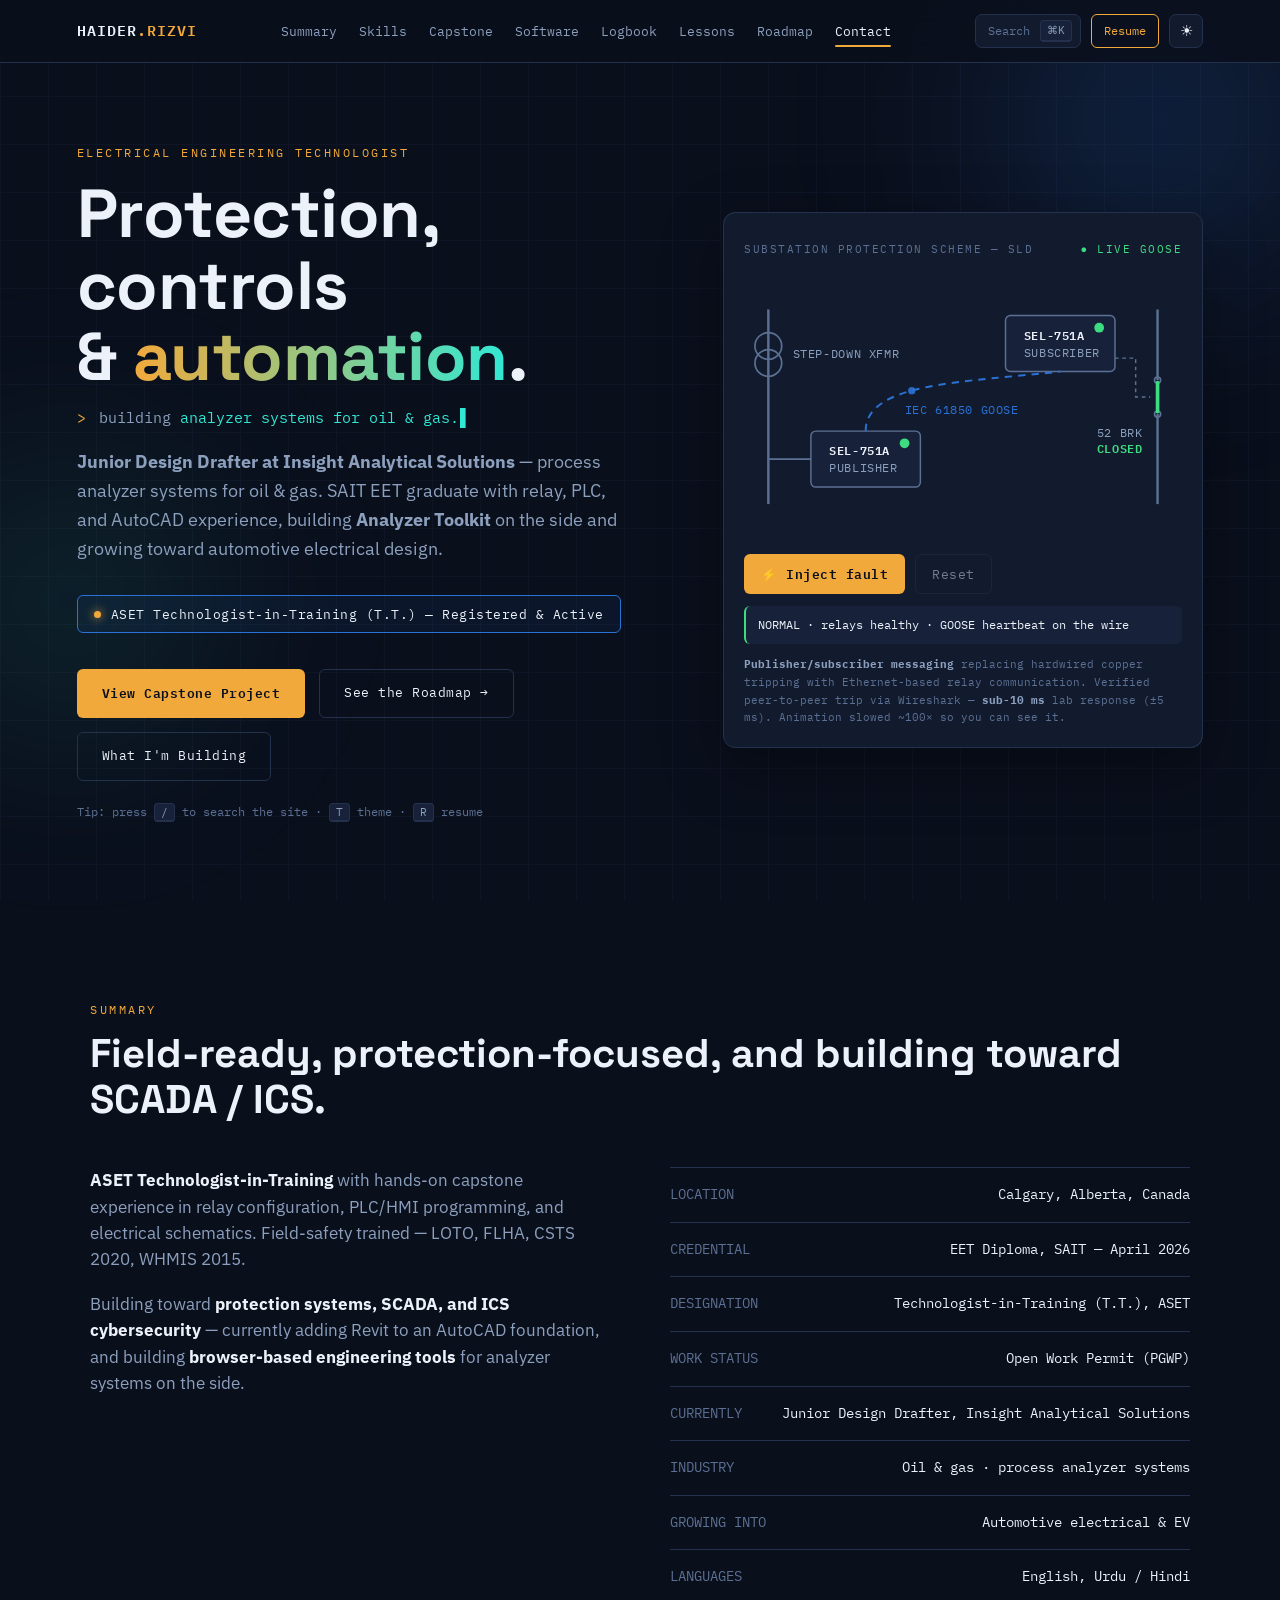
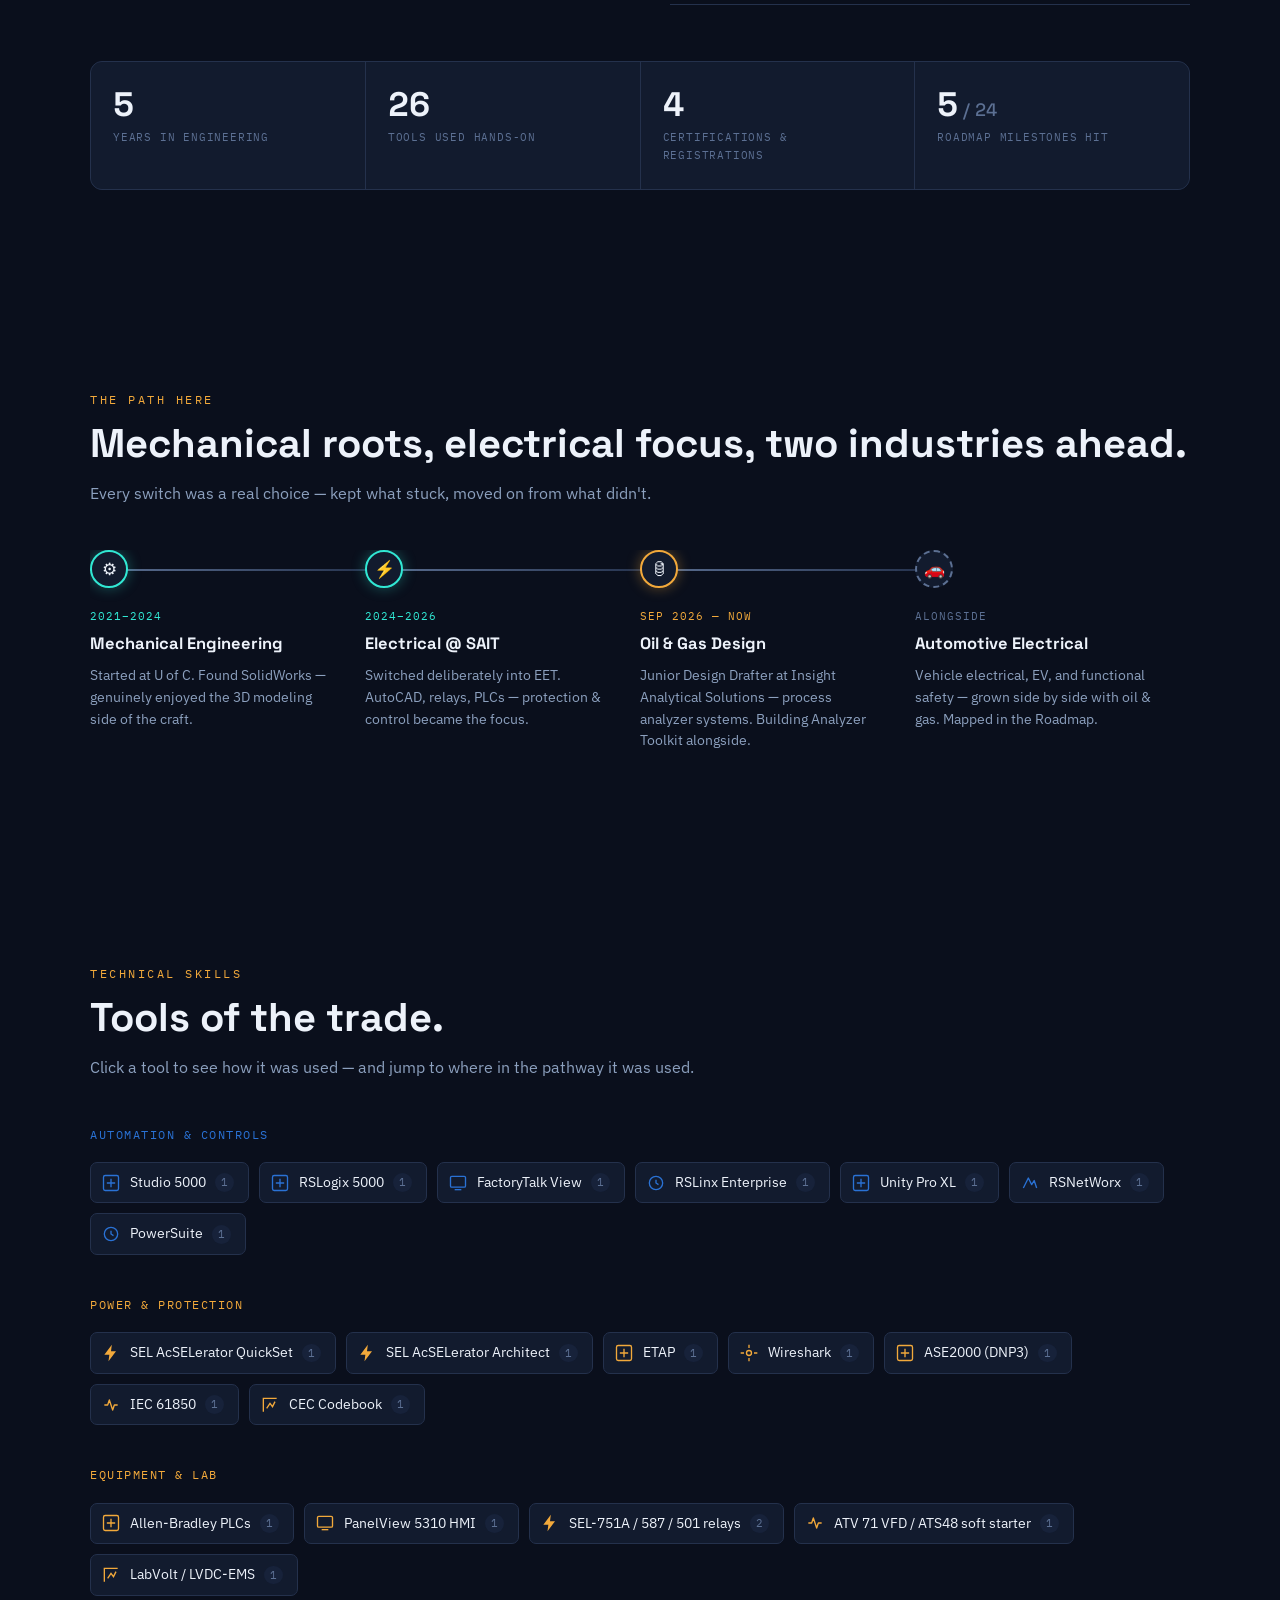
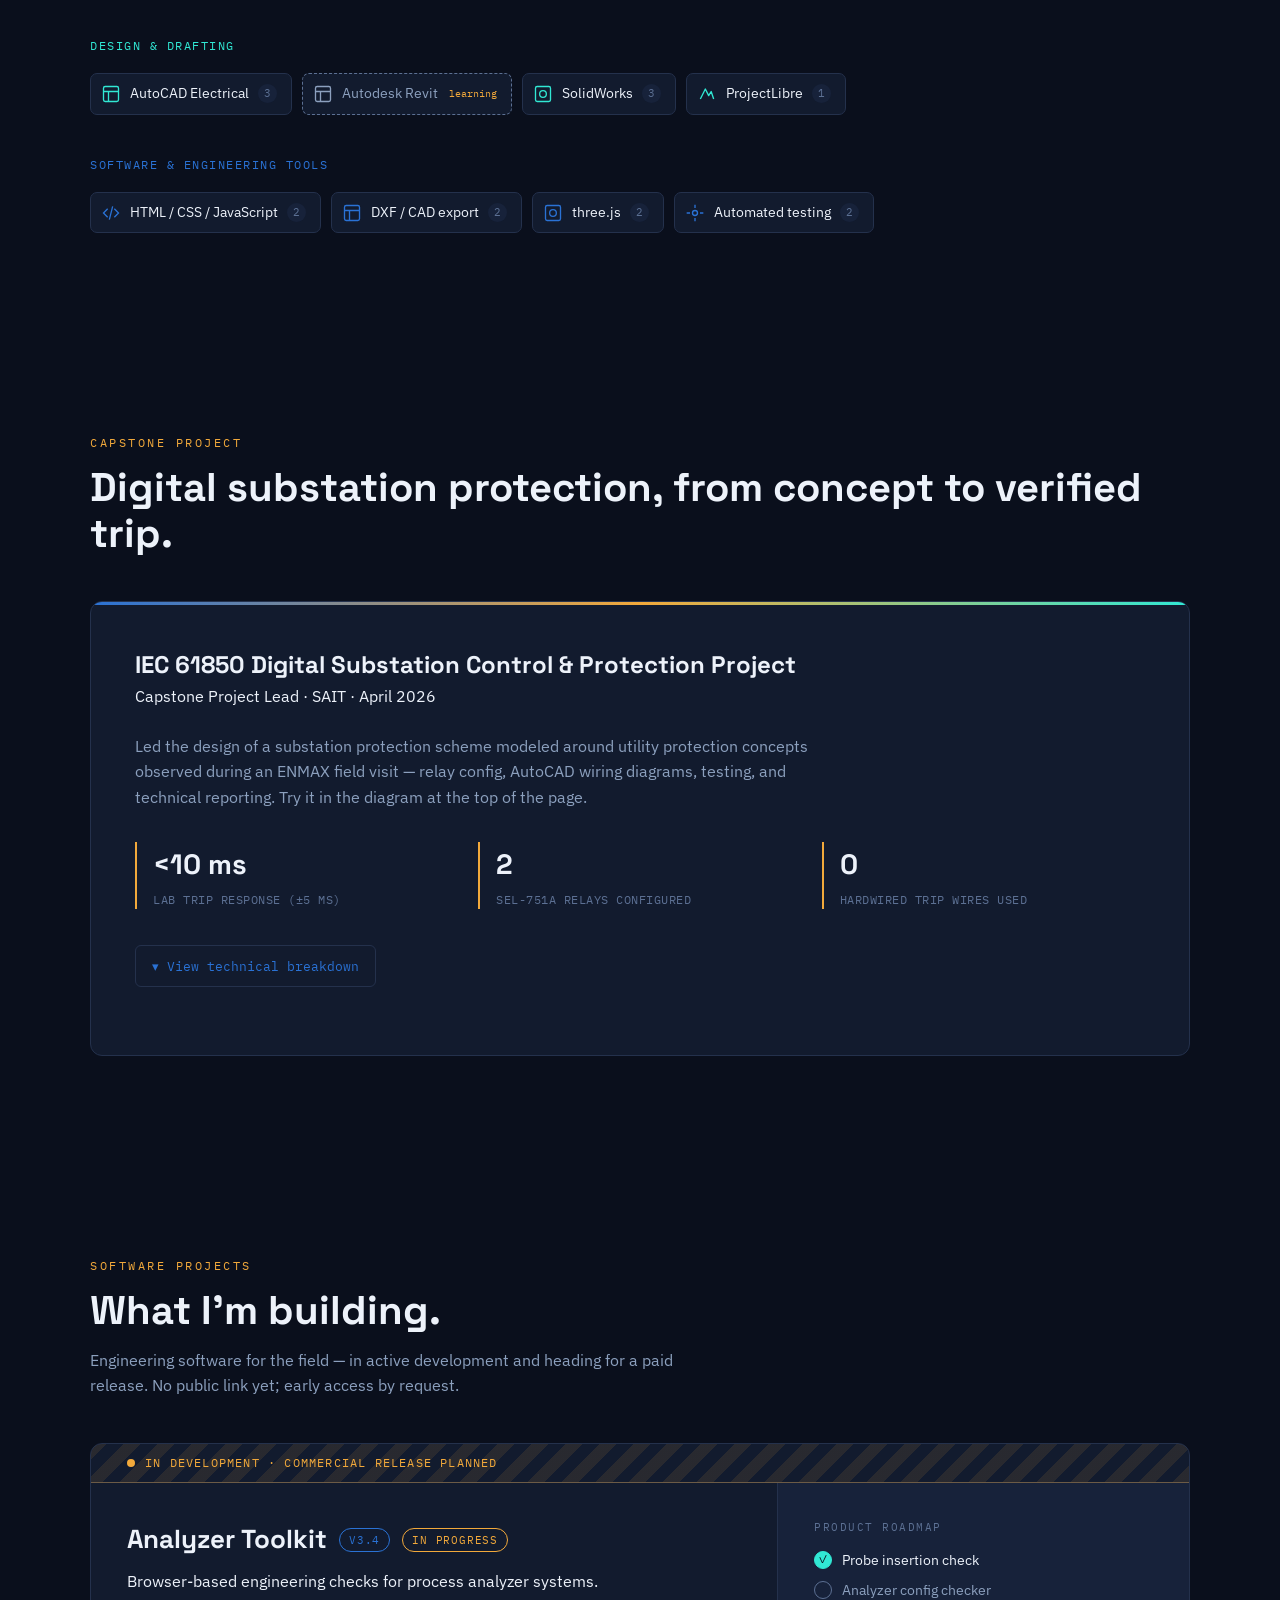
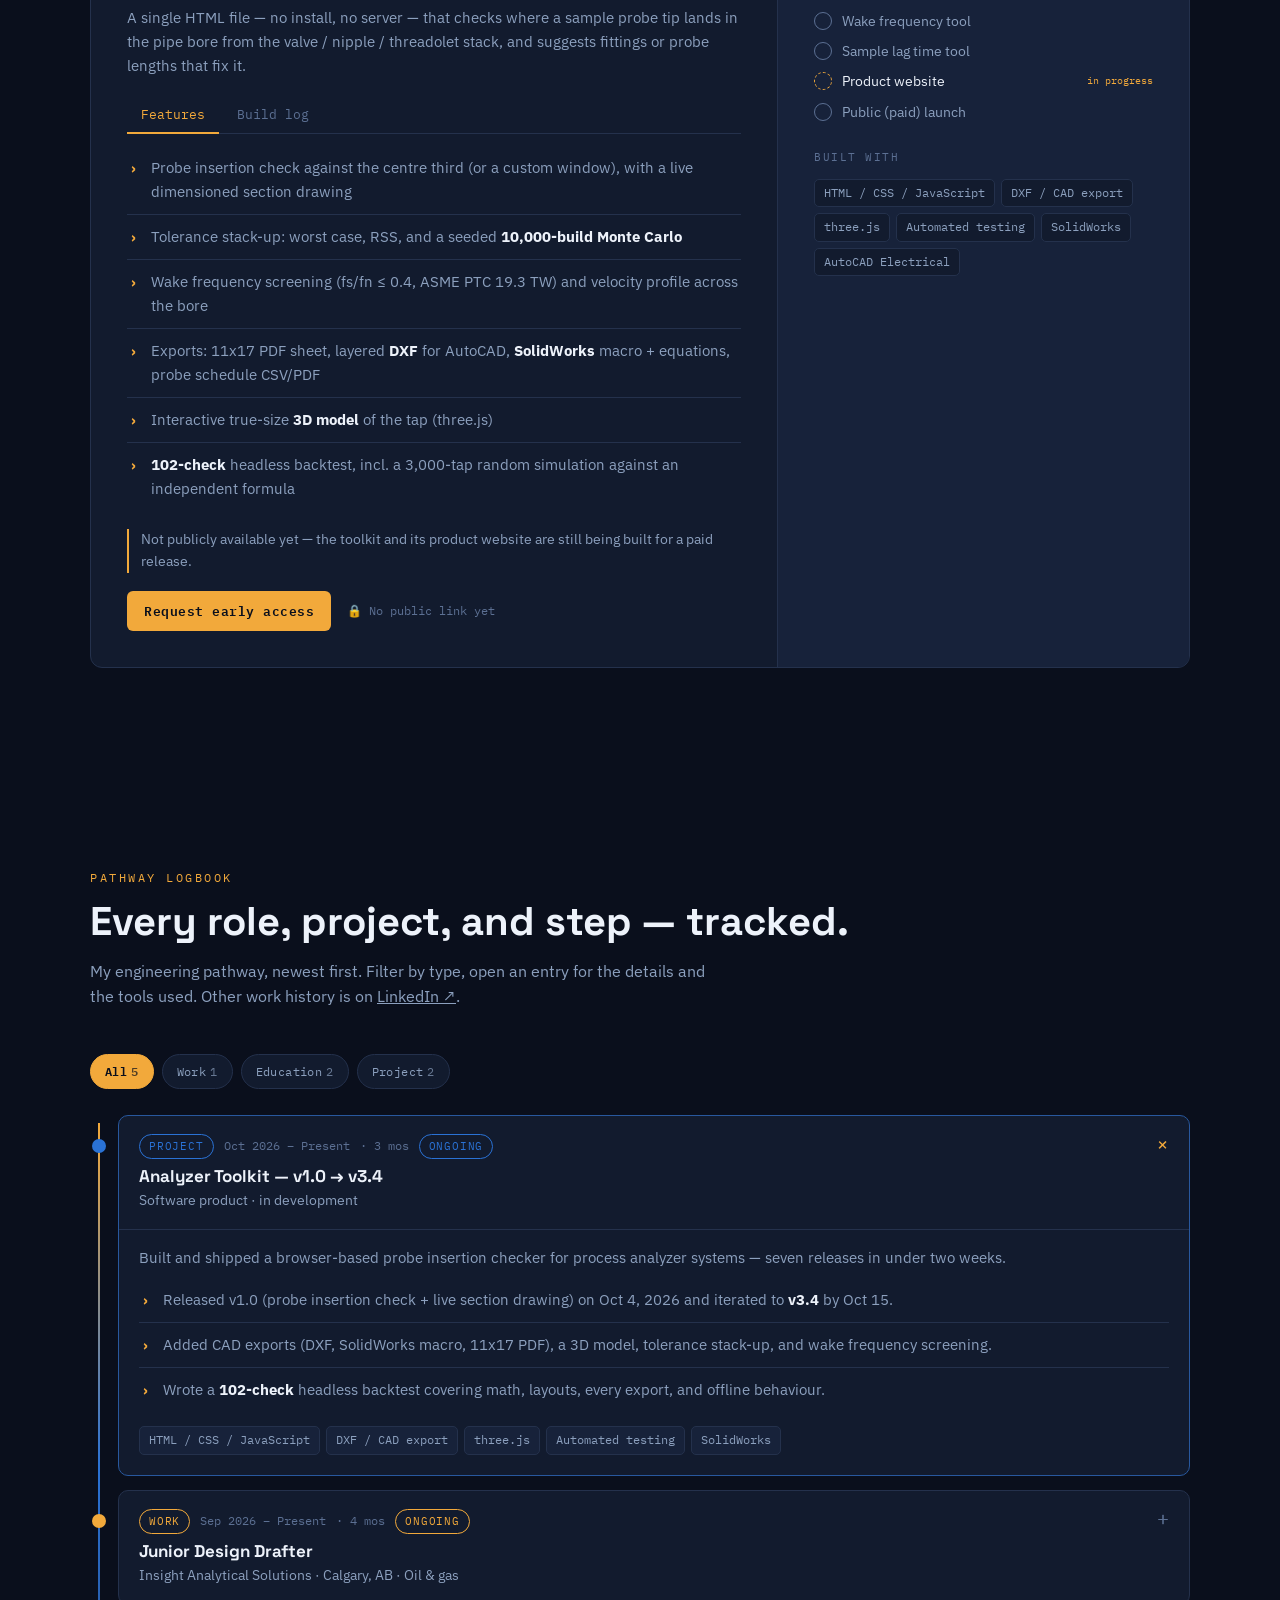
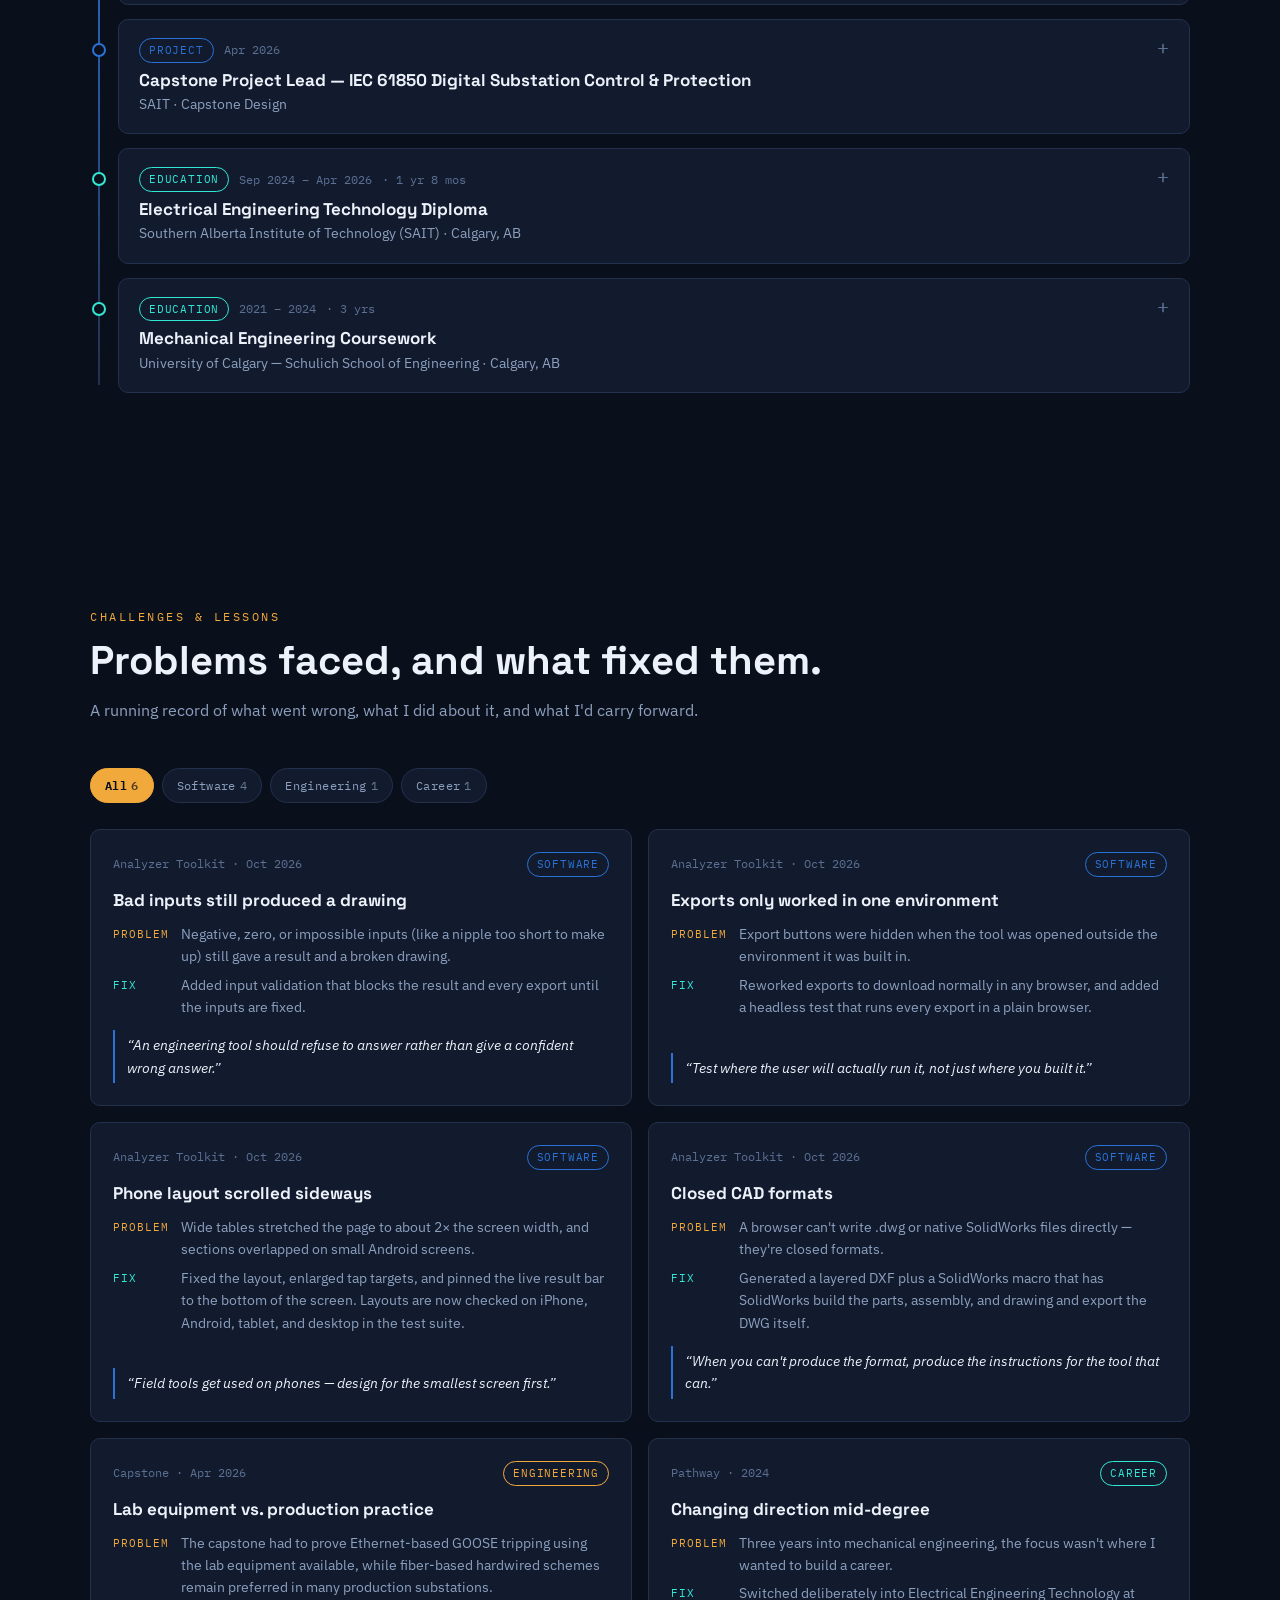
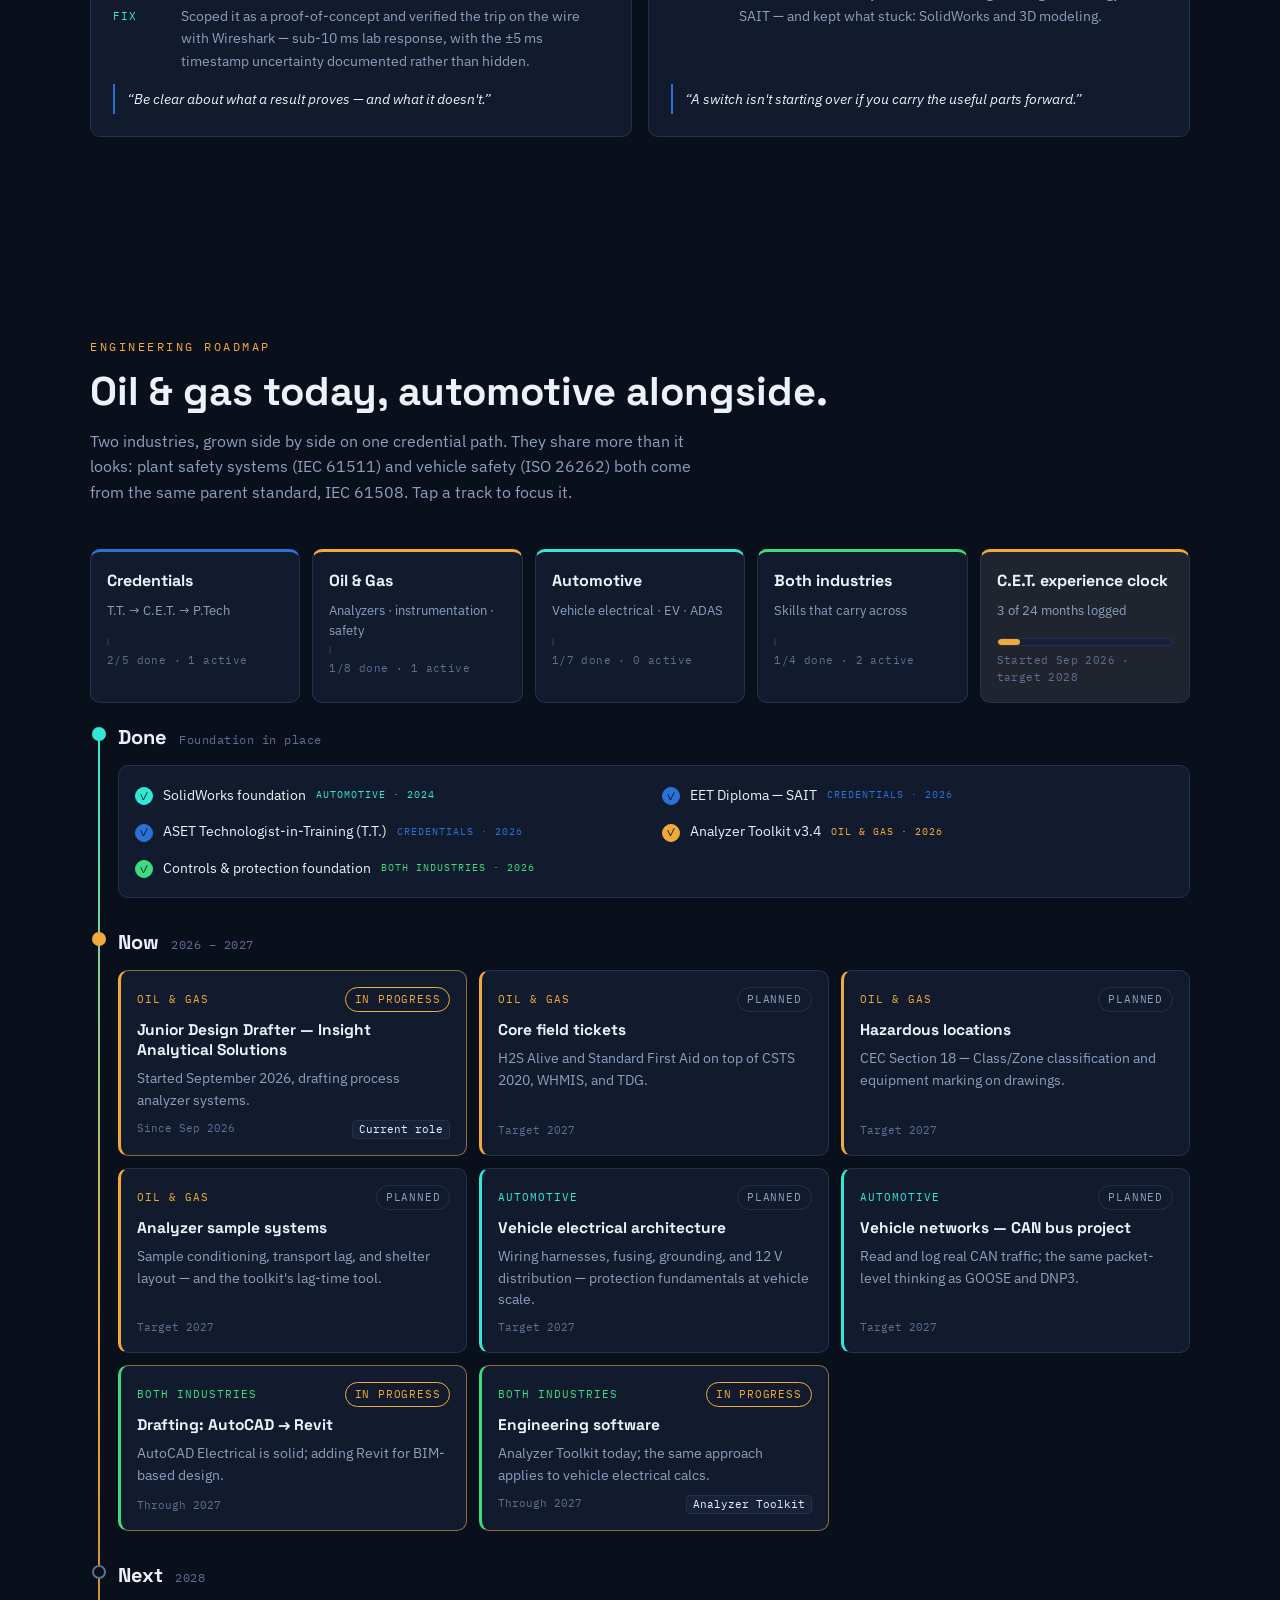
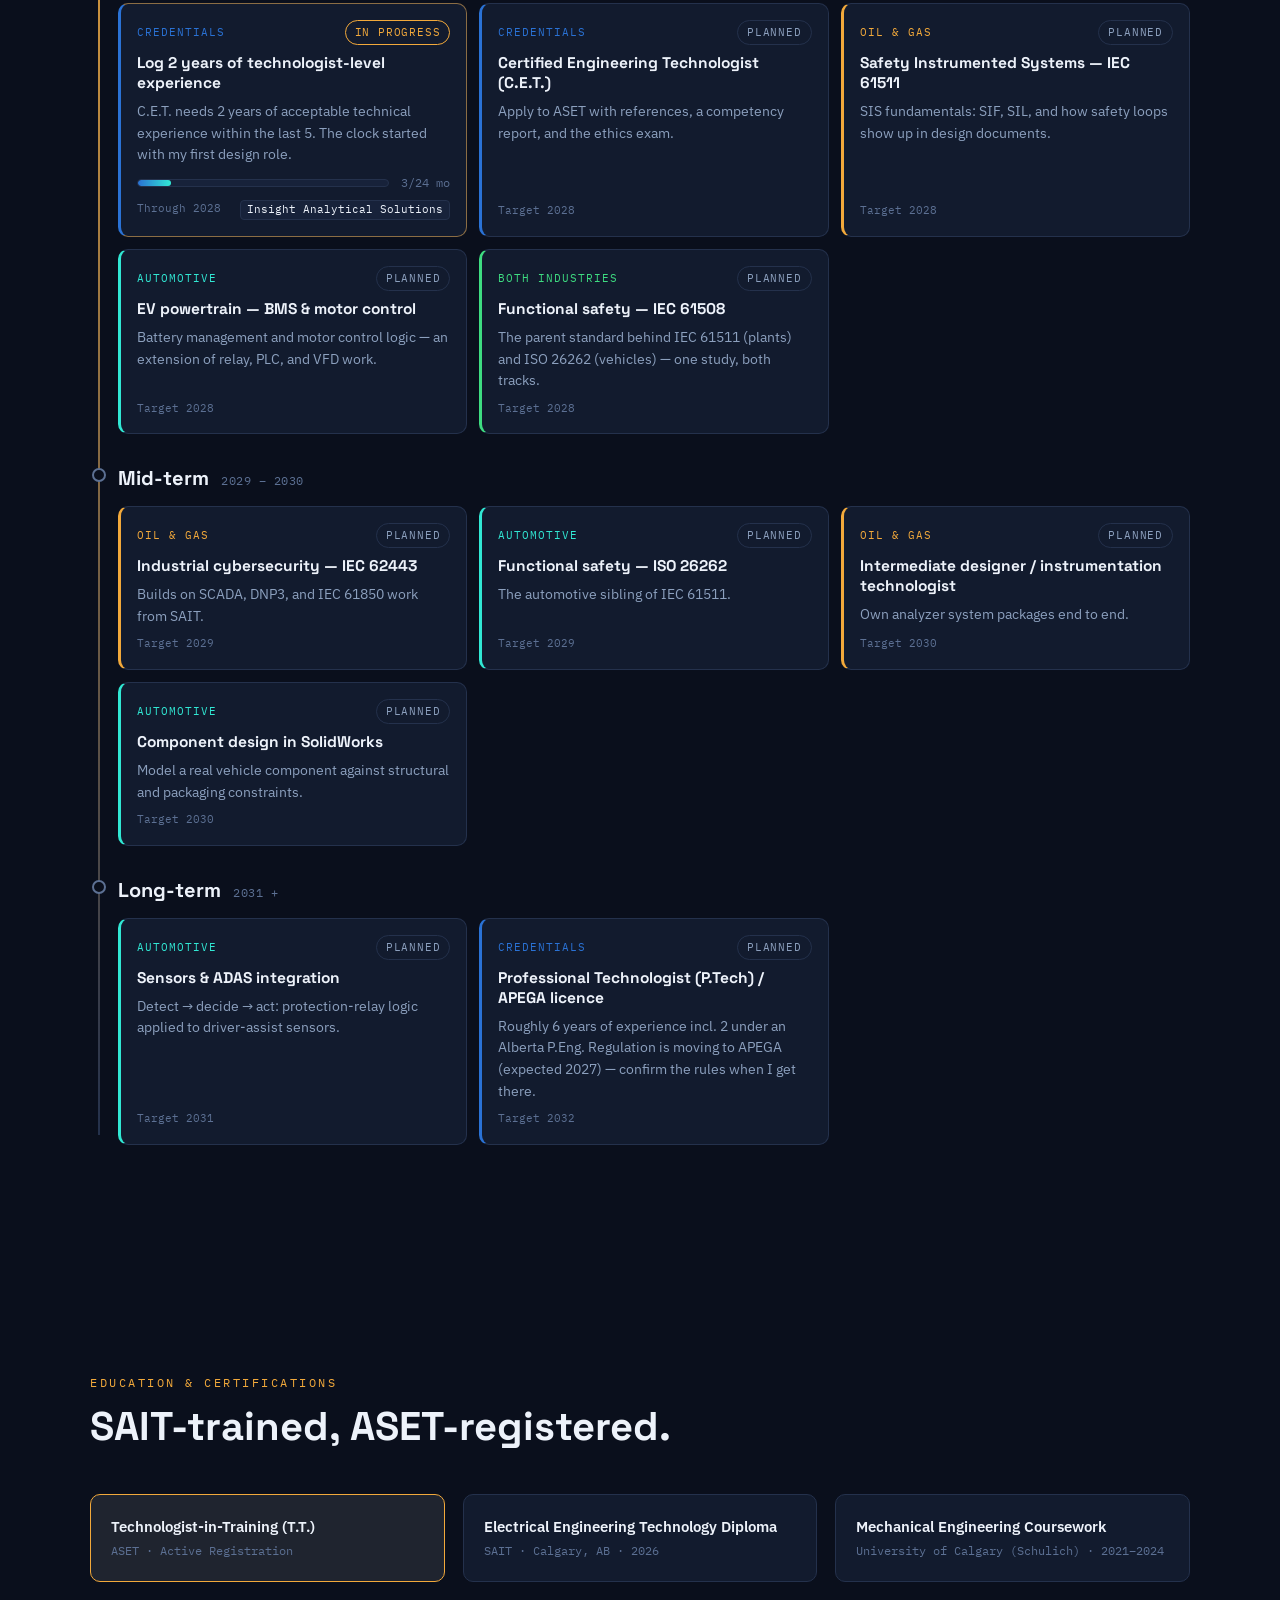
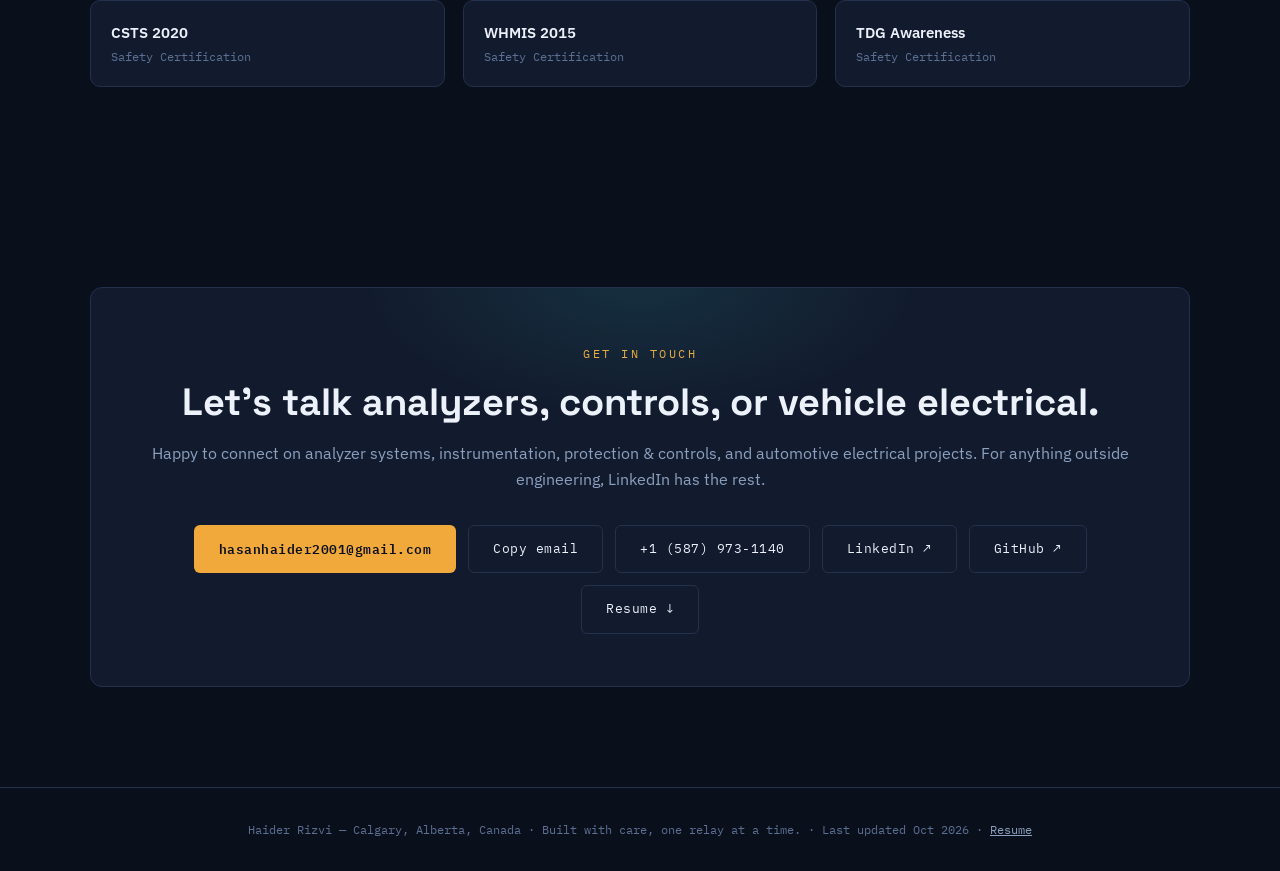
<file: index.html>
<!DOCTYPE html>
<html lang="en" data-theme="dark">
<head>
<meta charset="UTF-8">
<meta name="viewport" content="width=device-width, initial-scale=1.0">
<title>Haider Rizvi — Electrical Engineering Technologist</title>
<meta name="description" content="Engineering portfolio of Haider Rizvi — SAIT EET graduate and ASET Technologist-in-Training in Calgary. Protection, controls & automation, plus engineering software in development.">
<meta property="og:title" content="Haider Rizvi — Electrical Engineering Technologist">
<meta property="og:description" content="Protection, controls & automation. Portfolio, pathway logbook, and resume.">
<meta property="og:type" content="website">
<meta name="theme-color" content="#0A0F1C">
<meta name="author" content="Haider Rizvi">
<meta name="keywords" content="Electrical Engineering Technologist, ASET, Technologist-in-Training, protection and control, IEC 61850, PLC, SCADA, AutoCAD Electrical, Calgary, Analyzer Toolkit">
<link rel="canonical" href="https://haider1243-tech.github.io/">
<meta property="og:url" content="https://haider1243-tech.github.io/">
<meta property="og:site_name" content="Haider Rizvi">
<meta name="twitter:card" content="summary">
<script type="application/ld+json">
{
  "@context": "https://schema.org",
  "@graph": [
    {
      "@type": "Person",
      "@id": "https://haider1243-tech.github.io/#person",
      "name": "Haider Rizvi",
      "jobTitle": "Junior Design Drafter",
      "worksFor": { "@type": "Organization", "name": "Insight Analytical Solutions" },
      "url": "https://haider1243-tech.github.io/",
      "email": "mailto:hasanhaider2001@gmail.com",
      "address": { "@type": "PostalAddress", "addressLocality": "Calgary", "addressRegion": "AB", "addressCountry": "CA" },
      "alumniOf": [
        { "@type": "CollegeOrUniversity", "name": "Southern Alberta Institute of Technology (SAIT)" },
        { "@type": "CollegeOrUniversity", "name": "University of Calgary" }
      ],
      "hasCredential": { "@type": "EducationalOccupationalCredential", "name": "Technologist-in-Training (T.T.)", "recognizedBy": { "@type": "Organization", "name": "ASET" } },
      "knowsAbout": ["Process analyzer systems", "Oil and gas design drafting", "Protection relays", "IEC 61850 GOOSE", "PLC programming", "SCADA", "DNP3", "AutoCAD Electrical", "SolidWorks"],
      "knowsLanguage": ["English", "Urdu", "Hindi"],
      "sameAs": ["https://linkedin.com/in/haiderizvi", "https://github.com/haider1243-tech"]
    },
    {
      "@type": "SoftwareApplication",
      "name": "Analyzer Toolkit",
      "applicationCategory": "EngineeringApplication",
      "operatingSystem": "Web browser",
      "softwareVersion": "3.4",
      "description": "Browser-based engineering checks for process analyzer systems. In development; commercial release planned.",
      "author": { "@id": "https://haider1243-tech.github.io/#person" }
    }
  ]
}
</script>
<link rel="icon" href="data:image/svg+xml,%3Csvg xmlns='http://www.w3.org/2000/svg' viewBox='0 0 24 24'%3E%3Crect width='24' height='24' rx='5' fill='%230A0F1C'/%3E%3Cpath d='M13 3 5 14h6l-1 7 8-11h-6l1-7z' fill='%23F2A93B'/%3E%3C/svg%3E">
<link rel="preconnect" href="https://fonts.googleapis.com">
<link rel="preconnect" href="https://fonts.gstatic.com" crossorigin>
<link href="https://fonts.googleapis.com/css2?family=Space+Grotesk:wght@400;500;700&family=IBM+Plex+Mono:wght@400;500;600&family=IBM+Plex+Sans:wght@400;500;600&display=swap" rel="stylesheet">
<link rel="stylesheet" href="assets/style.css">
<script>
  try { var t = localStorage.getItem("theme"); if (t === "light" || t === "dark") document.documentElement.dataset.theme = t; } catch (e) {}
</script>
</head>
<body>
<a class="skip-link" href="#about">Skip to content</a>

<div class="grid-bg" aria-hidden="true"></div>
<div class="glow-orb one" aria-hidden="true"></div>
<div class="glow-orb two" aria-hidden="true"></div>

<header class="site-header">
<nav id="nav" aria-label="Primary">
  <a href="#top" class="nav-name" aria-label="Haider Rizvi — back to top">HAIDER<span>.RIZVI</span></a>
  <div class="nav-links" id="navLinks">
    <a href="#about">Summary</a>
    <a href="#skills">Skills</a>
    <a href="#capstone">Capstone</a>
    <a href="#software">Software</a>
    <a href="#logbook">Logbook</a>
    <a href="#lessons">Lessons</a>
    <a href="#roadmap">Roadmap</a>
    <a href="#contact">Contact</a>
    <a href="resume.html" class="mobile-only">Resume ↗</a>
  </div>
  <div class="nav-actions">
    <button class="palette-btn" id="paletteBtn" type="button" aria-label="Open command palette" title="Search & jump (Ctrl/⌘ K)"><span>Search</span><kbd>⌘K</kbd></button>
    <a href="resume.html" class="nav-resume">Resume</a>
    <button class="icon-btn" id="themeToggle" type="button" aria-label="Switch to light theme">☀</button>
    <button class="icon-btn menu-btn" id="menuBtn" type="button" aria-label="Open menu" aria-expanded="false" aria-controls="navLinks">☰</button>
  </div>
  <div class="scroll-progress" id="scrollProgress" aria-hidden="true"></div>
</nav>
</header>

<!-- HERO -->
<section class="hero" id="top" aria-labelledby="hero-title">
  <div class="hero-grid">
    <div>
      <span class="eyebrow">Electrical Engineering Technologist</span>
      <h1 id="hero-title" style="margin-top:14px;">Protection, controls<br>&amp; <span class="accent">automation</span>.</h1>
      <p class="typer-line" aria-hidden="true"><span class="prompt">&gt;</span> building <span id="typer" class="typer"></span><span class="caret">▋</span></p>
      <p class="lede"><b>Junior Design Drafter at Insight Analytical Solutions</b> — process analyzer systems for oil &amp; gas. SAIT EET graduate with relay, PLC, and AutoCAD experience, building <b>Analyzer Toolkit</b> on the side and growing toward automotive electrical design.</p>

      <div class="tt-badge">
        <span class="dot"></span> ASET Technologist-in-Training (T.T.) — Registered &amp; Active
      </div>

      <div class="hero-ctas">
        <a href="#capstone" class="btn btn-primary">View Capstone Project</a>
        <a href="#roadmap" class="btn btn-outline">See the Roadmap →</a>
        <a href="#software" class="btn btn-outline">What I'm Building</a>
      </div>
      <p class="kbd-hint">Tip: press <kbd>/</kbd> to search the site · <kbd>T</kbd> theme · <kbd>R</kbd> resume</p>
    </div>

    <div class="sld-wrap">
      <div class="sld-label"><span>SUBSTATION PROTECTION SCHEME — SLD</span><span class="live" id="sldLive">● LIVE GOOSE</span></div>
      <svg id="sld" viewBox="0 0 360 220" xmlns="http://www.w3.org/2000/svg" role="img" aria-labelledby="sldTitle">
        <title id="sldTitle">Single-line diagram: a publisher relay sends an IEC 61850 GOOSE trip message to a subscriber relay, which opens breaker 52.</title>
        <line class="bus-line" x1="20" y1="30" x2="20" y2="190"/>
        <line class="bus-line" x1="340" y1="30" x2="340" y2="88"/>
        <line class="bus-line" x1="340" y1="116" x2="340" y2="190"/>
        <circle class="wire-sym" cx="20" cy="60" r="11"/>
        <circle class="wire-sym" cx="20" cy="74" r="11"/>
        <text x="40" y="70" class="relay-label">STEP-DOWN XFMR</text>
        <path id="faultBolt" class="fault-bolt" d="M44 96 l-9 13 h6 l-4 11 l11 -15 h-6 l4 -9z"/>
        <line class="bus-line thin" x1="20" y1="153" x2="55" y2="153"/>

        <rect class="relay-box" x="55" y="130" width="90" height="46" rx="4"/>
        <text x="70" y="150" class="relay-label strong">SEL-751A</text>
        <text x="70" y="164" class="relay-label">PUBLISHER</text>
        <circle class="status-dot pub-dot" cx="132" cy="140" r="4"/>

        <rect class="relay-box" x="215" y="35" width="90" height="46" rx="4"/>
        <text x="230" y="55" class="relay-label strong">SEL-751A</text>
        <text x="230" y="69" class="relay-label">SUBSCRIBER</text>
        <circle class="status-dot sub-dot" cx="292" cy="45" r="4"/>
        <circle class="trip-ring" cx="292" cy="45" r="9"/>
        <path class="trip-wire" d="M305,70 H322 V102 H334"/>

        <circle class="wire-sym" cx="340" cy="88" r="2.5"/>
        <circle class="wire-sym" cx="340" cy="116" r="2.5"/>
        <line id="breakerBlade" class="breaker-blade" x1="340" y1="90" x2="340" y2="114"/>
        <text x="290" y="135" class="relay-label">52 BRK</text>
        <text x="290" y="148" class="relay-label brk-state" id="brkState">CLOSED</text>

        <path id="goosePath" class="goose-line" d="M 100,130 C 100,90 180,90 260,81"/>
        <text x="132" y="116" class="relay-label goose-text">IEC 61850 GOOSE</text>
        <circle id="heartbeat" class="heartbeat" r="3" cx="100" cy="130"/>
        <circle id="goosePacket" class="pulse" r="5" cx="100" cy="130"/>
      </svg>

      <div class="sld-controls">
        <button class="btn btn-primary btn-sm" id="faultBtn" type="button">⚡ Inject fault</button>
        <button class="btn btn-outline btn-sm" id="resetBtn" type="button" disabled>Reset</button>
      </div>
      <div class="sld-readout" id="sldReadout" role="status" aria-live="polite">NORMAL · relays healthy · GOOSE heartbeat on the wire</div>
      <div class="sld-caption">
        <b>Publisher/subscriber messaging</b> replacing hardwired copper tripping with Ethernet-based relay communication. Verified peer-to-peer trip via Wireshark — <b>sub-10 ms</b> lab response (±5 ms). <span class="muted-2">Animation slowed ~100× so you can see it.</span>
      </div>
    </div>
  </div>
</section>

<main>
<!-- ABOUT -->
<section id="about" aria-labelledby="about-title">
  <div class="section-inner">
    <div class="section-head reveal">
      <span class="eyebrow">Summary</span>
      <h2 id="about-title">Field-ready, protection-focused, and building toward SCADA / ICS.</h2>
    </div>
    <div class="about-grid">
      <div class="about-text reveal">
        <p><b>ASET Technologist-in-Training</b> with hands-on capstone experience in relay configuration, PLC/HMI programming, and electrical schematics. Field-safety trained — LOTO, FLHA, CSTS 2020, WHMIS 2015.</p>
        <p>Building toward <b>protection systems, SCADA, and ICS cybersecurity</b> — currently adding Revit to an AutoCAD foundation, and building <b>browser-based engineering tools</b> for analyzer systems on the side.</p>
      </div>
      <div class="spec-list reveal" id="specList"></div>
    </div>
    <div class="stats-row reveal" id="stats"></div>
  </div>
</section>

<!-- JOURNEY -->
<section id="journey" aria-labelledby="journey-title">
  <div class="section-inner">
    <div class="section-head reveal">
      <span class="eyebrow">The Path Here</span>
      <h2 id="journey-title">Mechanical roots, electrical focus, two industries ahead.</h2>
      <p>Every switch was a real choice — kept what stuck, moved on from what didn't.</p>
    </div>

    <div class="journey-track reveal">
      <div class="j-node done">
        <div class="j-line"></div>
        <div class="j-dot">⚙</div>
        <div class="j-tag">2021–2024</div>
        <h4>Mechanical Engineering</h4>
        <p>Started at U of C. Found SolidWorks — genuinely enjoyed the 3D modeling side of the craft.</p>
      </div>
      <div class="j-node done">
        <div class="j-line"></div>
        <div class="j-dot">⚡</div>
        <div class="j-tag">2024–2026</div>
        <h4>Electrical @ SAIT</h4>
        <p>Switched deliberately into EET. AutoCAD, relays, PLCs — protection &amp; control became the focus.</p>
      </div>
      <div class="j-node now">
        <div class="j-line"></div>
        <div class="j-dot">🛢</div>
        <div class="j-tag">Sep 2026 — Now</div>
        <h4>Oil &amp; Gas Design</h4>
        <p>Junior Design Drafter at Insight Analytical Solutions — process analyzer systems. Building Analyzer Toolkit alongside.</p>
      </div>
      <div class="j-node next">
        <div class="j-dot">🚗</div>
        <div class="j-tag">Alongside</div>
        <h4>Automotive Electrical</h4>
        <p>Vehicle electrical, EV, and functional safety — grown side by side with oil &amp; gas. Mapped in the Roadmap.</p>
      </div>
    </div>
  </div>
</section>

<!-- SKILLS -->
<section id="skills" aria-labelledby="skills-title">
  <div class="section-inner">
    <div class="section-head reveal">
      <span class="eyebrow">Technical Skills</span>
      <h2 id="skills-title">Tools of the trade.</h2>
      <p>Click a tool to see how it was used — and jump to where in the pathway it was used.</p>
    </div>
    <div class="skills-groups" id="skillsGroups"></div>
  </div>
</section>

<!-- CAPSTONE -->
<section id="capstone" aria-labelledby="capstone-title">
  <div class="section-inner">
    <div class="section-head reveal">
      <span class="eyebrow">Capstone Project</span>
      <h2 id="capstone-title">Digital substation protection, from concept to verified trip.</h2>
    </div>

    <article class="capstone-card reveal">
      <div class="capstone-top">
        <div>
          <h3>IEC 61850 Digital Substation Control &amp; Protection Project</h3>
          <div class="tl-meta">Capstone Project Lead · SAIT · <time datetime="2026-04">April 2026</time></div>
        </div>
      </div>

      <p class="muted" style="max-width:680px;">Led the design of a substation protection scheme modeled around utility protection concepts observed during an ENMAX field visit — relay config, AutoCAD wiring diagrams, testing, and technical reporting. Try it in the diagram at the top of the page.</p>

      <div class="metric-row">
        <div class="metric"><div class="num">&lt;10 ms</div><div class="lbl">Lab Trip Response (±5 ms)</div></div>
        <div class="metric"><div class="num">2</div><div class="lbl">SEL-751A Relays Configured</div></div>
        <div class="metric"><div class="num">0</div><div class="lbl">Hardwired Trip Wires Used</div></div>
      </div>

      <button class="toggle-btn" id="capstoneToggle" type="button" aria-expanded="false" aria-controls="capstoneBody">
        <span class="chevron">▾</span> <span class="label">View technical breakdown</span>
      </button>
      <div class="capstone-hidden" id="capstoneBody">
        <ul class="capstone-list" id="capstoneList"></ul>
      </div>
    </article>
  </div>
</section>

<!-- SOFTWARE -->
<section id="software" aria-labelledby="software-title">
  <div class="section-inner">
    <div class="section-head reveal">
      <span class="eyebrow">Software Projects</span>
      <h2 id="software-title">What I'm building.</h2>
      <p>Engineering software for the field — in active development and heading for a paid release. No public link yet; early access by request.</p>
    </div>
    <div id="softwareList"></div>
  </div>
</section>

<!-- LOGBOOK -->
<section id="logbook" aria-labelledby="logbook-title">
  <div class="section-inner">
    <div class="section-head reveal">
      <span class="eyebrow">Pathway Logbook</span>
      <h2 id="logbook-title">Every role, project, and step — tracked.</h2>
      <p>My engineering pathway, newest first. Filter by type, open an entry for the details and the tools used. Other work history is on <a href="https://linkedin.com/in/haiderizvi" target="_blank" rel="noopener">LinkedIn ↗</a>.</p>
    </div>
    <div class="filter-row reveal" id="logFilters" role="toolbar" aria-label="Filter logbook"></div>
    <div class="log-list reveal" id="logList"></div>
  </div>
</section>

<!-- LESSONS -->
<section id="lessons" aria-labelledby="lessons-title">
  <div class="section-inner">
    <div class="section-head reveal">
      <span class="eyebrow">Challenges &amp; Lessons</span>
      <h2 id="lessons-title">Problems faced, and what fixed them.</h2>
      <p>A running record of what went wrong, what I did about it, and what I'd carry forward.</p>
    </div>
    <div class="filter-row reveal" id="lessonFilters" role="toolbar" aria-label="Filter lessons"></div>
    <div class="lesson-grid reveal" id="lessonList"></div>
  </div>
</section>

<!-- ROADMAP -->
<section id="roadmap" aria-labelledby="roadmap-title">
  <div class="section-inner">
    <div class="section-head reveal">
      <span class="eyebrow">Engineering Roadmap</span>
      <h2 id="roadmap-title">Oil &amp; gas today, automotive alongside.</h2>
      <p>Two industries, grown side by side on one credential path. They share more than it looks: plant safety systems (IEC 61511) and vehicle safety (ISO 26262) both come from the same parent standard, IEC 61508. Tap a track to focus it.</p>
    </div>
    <div class="track-row reveal" id="roadmapTracks"></div>
    <div class="rm-filter" id="roadmapFilter" hidden>Showing <b></b> only · <button type="button">Show all</button></div>
    <div class="phases reveal" id="roadmapPhases"></div>
  </div>
</section>

<!-- EDUCATION -->
<section id="education" aria-labelledby="education-title">
  <div class="section-inner">
    <div class="section-head reveal">
      <span class="eyebrow">Education &amp; Certifications</span>
      <h2 id="education-title">SAIT-trained, ASET-registered.</h2>
    </div>
    <div class="cert-grid reveal" id="certGrid"></div>
  </div>
</section>

<!-- CONTACT -->
<section id="contact" aria-labelledby="contact-title">
  <div class="section-inner">
    <div class="contact-card reveal">
      <span class="eyebrow">Get In Touch</span>
      <h2 id="contact-title" style="margin-top:14px;">Let's talk analyzers, controls, or vehicle electrical.</h2>
      <p>Happy to connect on analyzer systems, instrumentation, protection &amp; controls, and automotive electrical projects. For anything outside engineering, LinkedIn has the rest.</p>
      <div class="contact-links" id="contactLinks"></div>
    </div>
  </div>
</section>
</main>

<footer id="footer" role="contentinfo">Haider Rizvi — Calgary, Alberta, Canada · Built with care, one relay at a time.</footer>

<dialog class="palette" id="palette" aria-label="Command palette">
  <div class="palette-box">
    <input id="paletteInput" type="text" placeholder="Jump to a section, skill, project… or run a demo" autocomplete="off" spellcheck="false" role="combobox" aria-expanded="true" aria-controls="paletteList">
    <ul id="paletteList" role="listbox"></ul>
    <div class="palette-foot"><span><kbd>↑</kbd><kbd>↓</kbd> move</span><span><kbd>Enter</kbd> go</span><span><kbd>Esc</kbd> close</span></div>
  </div>
</dialog>

<div class="toast" id="toast" role="status" aria-live="polite"></div>

<noscript><div class="noscript">Turn on JavaScript to see the logbook, skills, and goals. The <a href="resume.html">resume</a> also needs JavaScript.</div></noscript>

<script src="data/profile.js"></script>
<script src="assets/common.js"></script>
<script src="assets/main.js"></script>
</body>
</html>
</file>
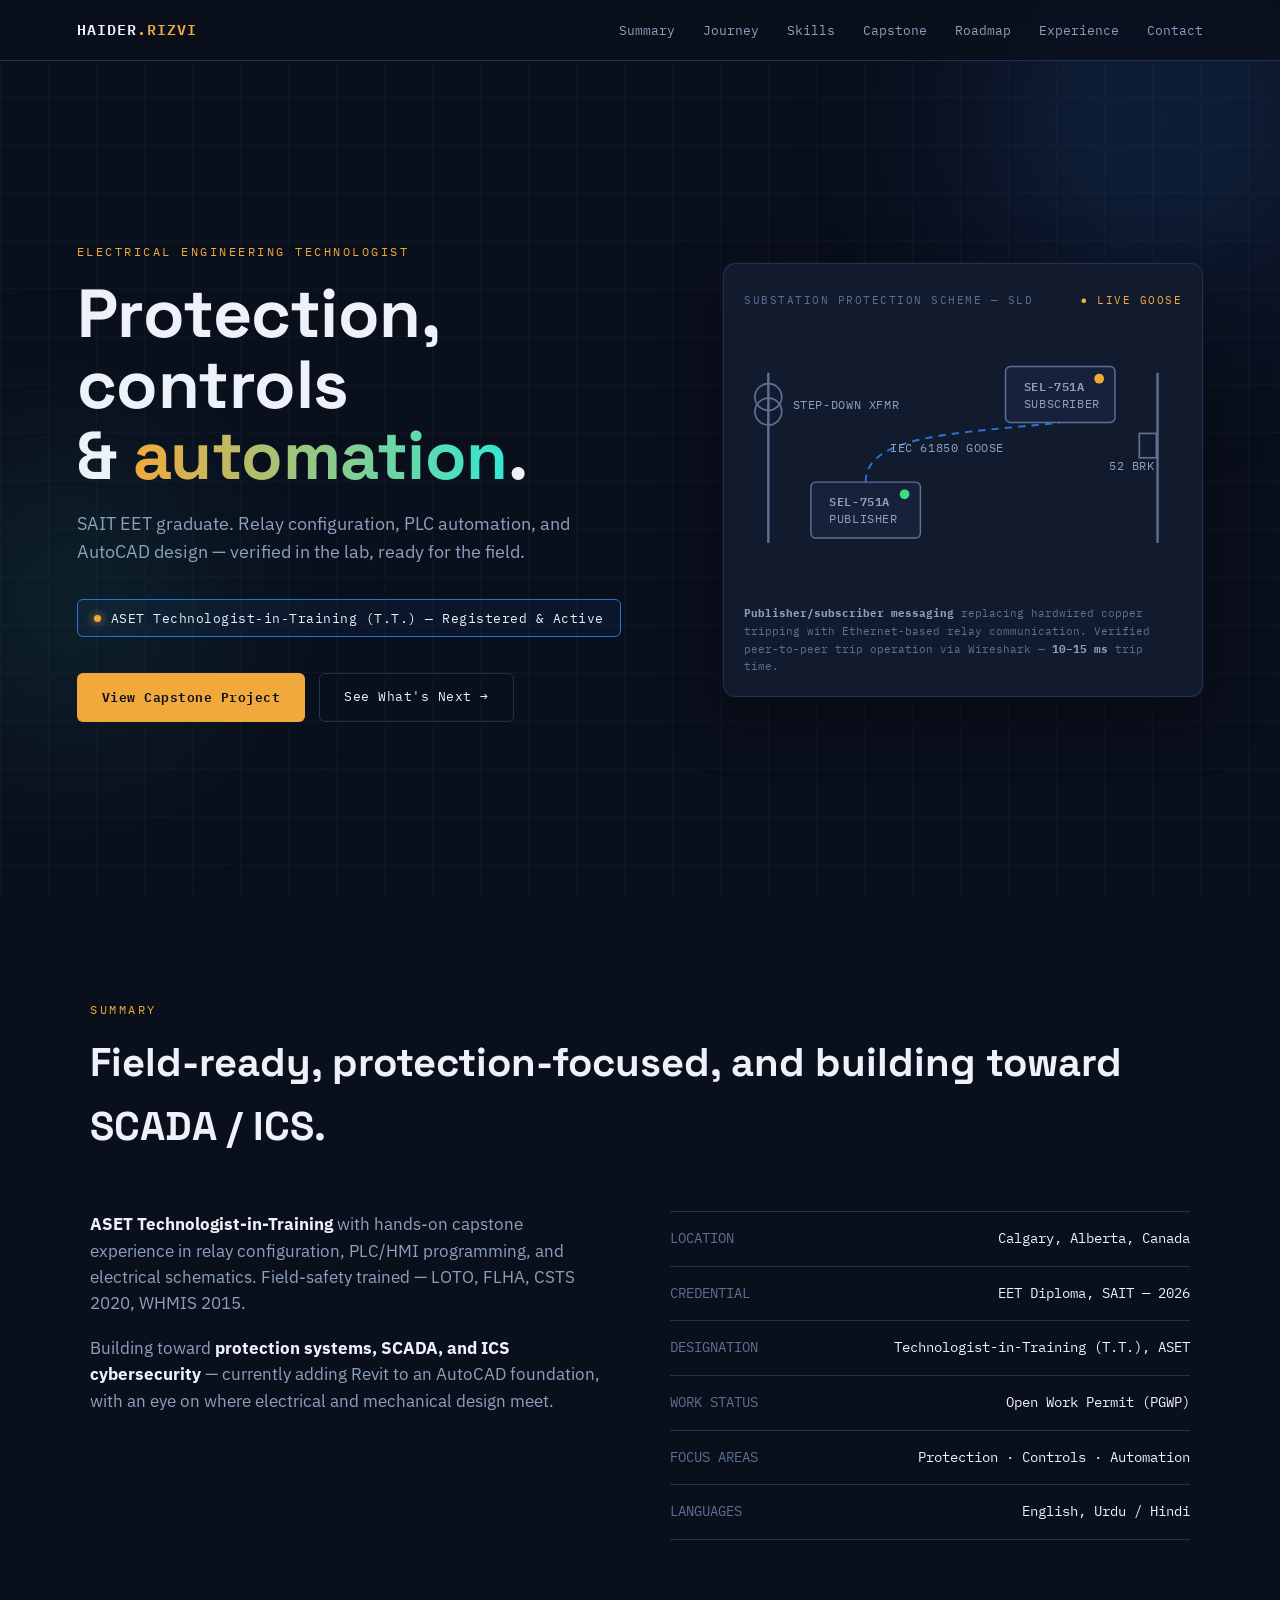
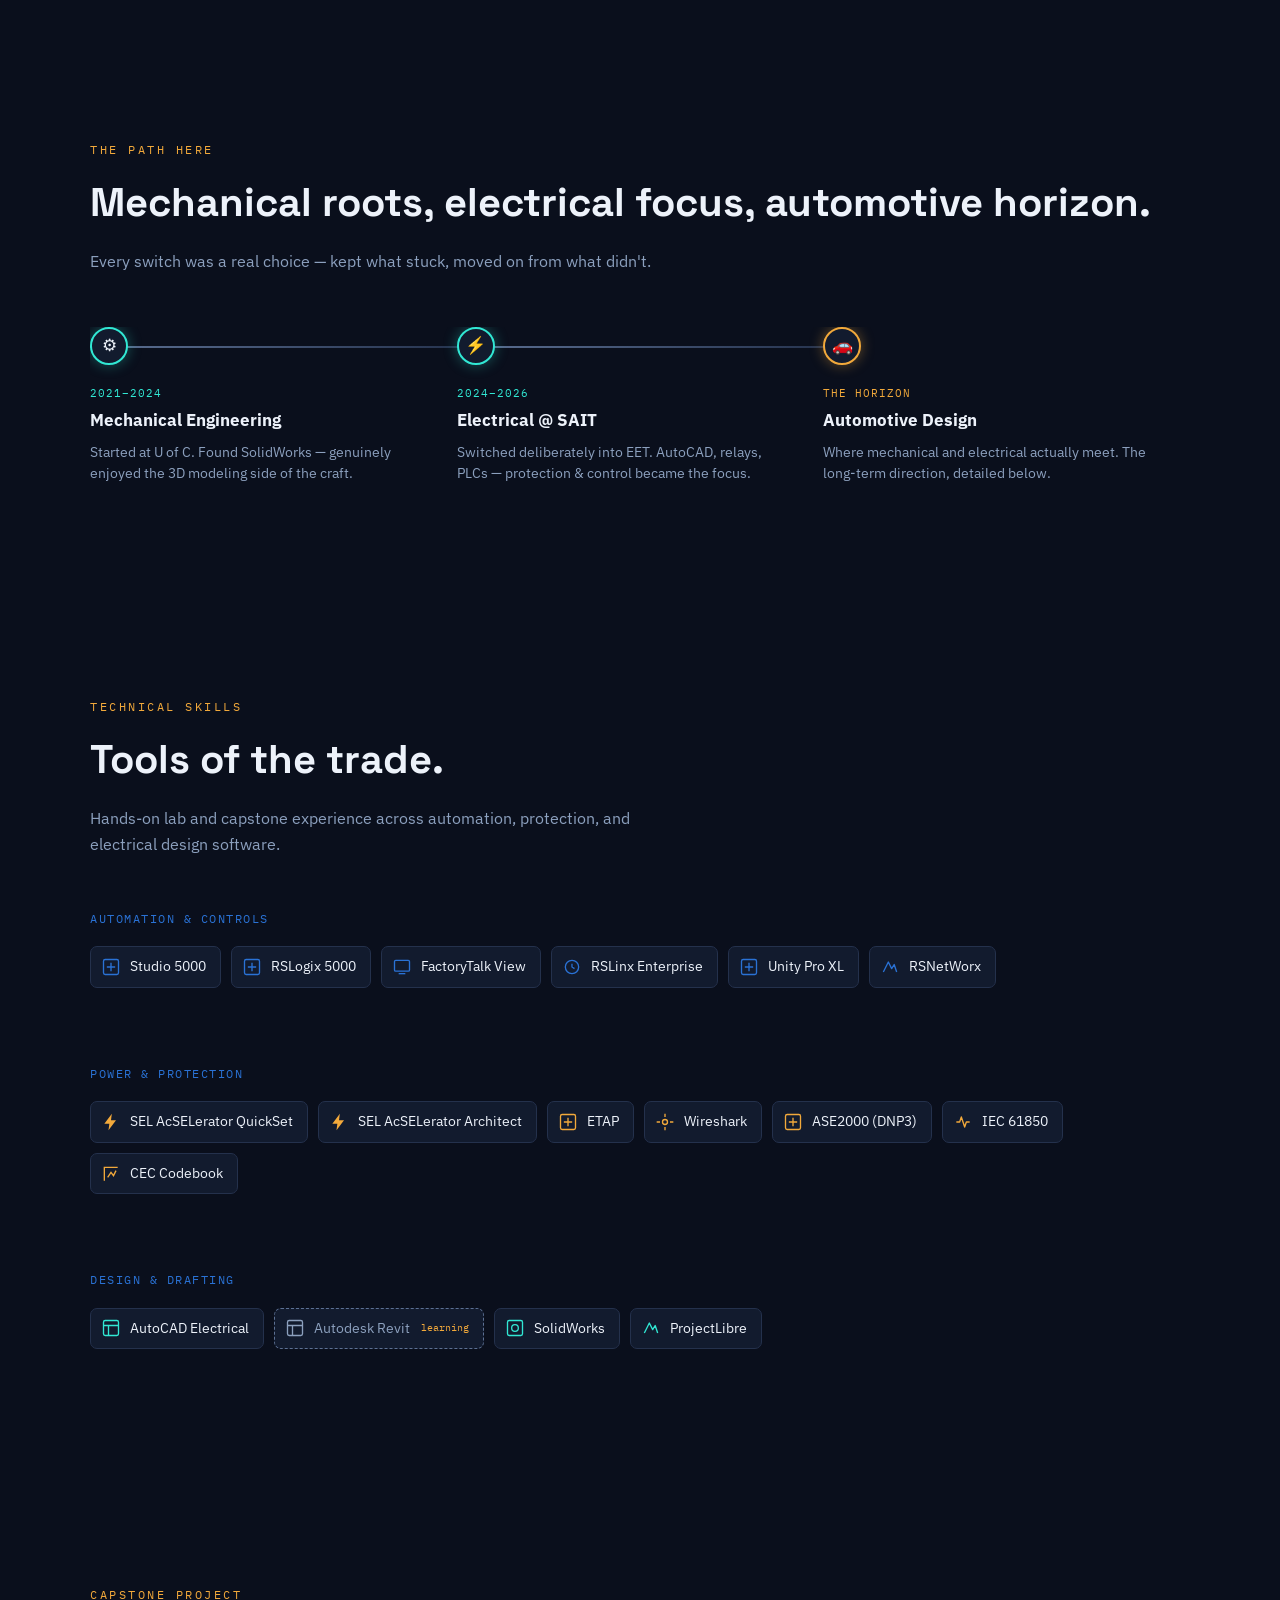
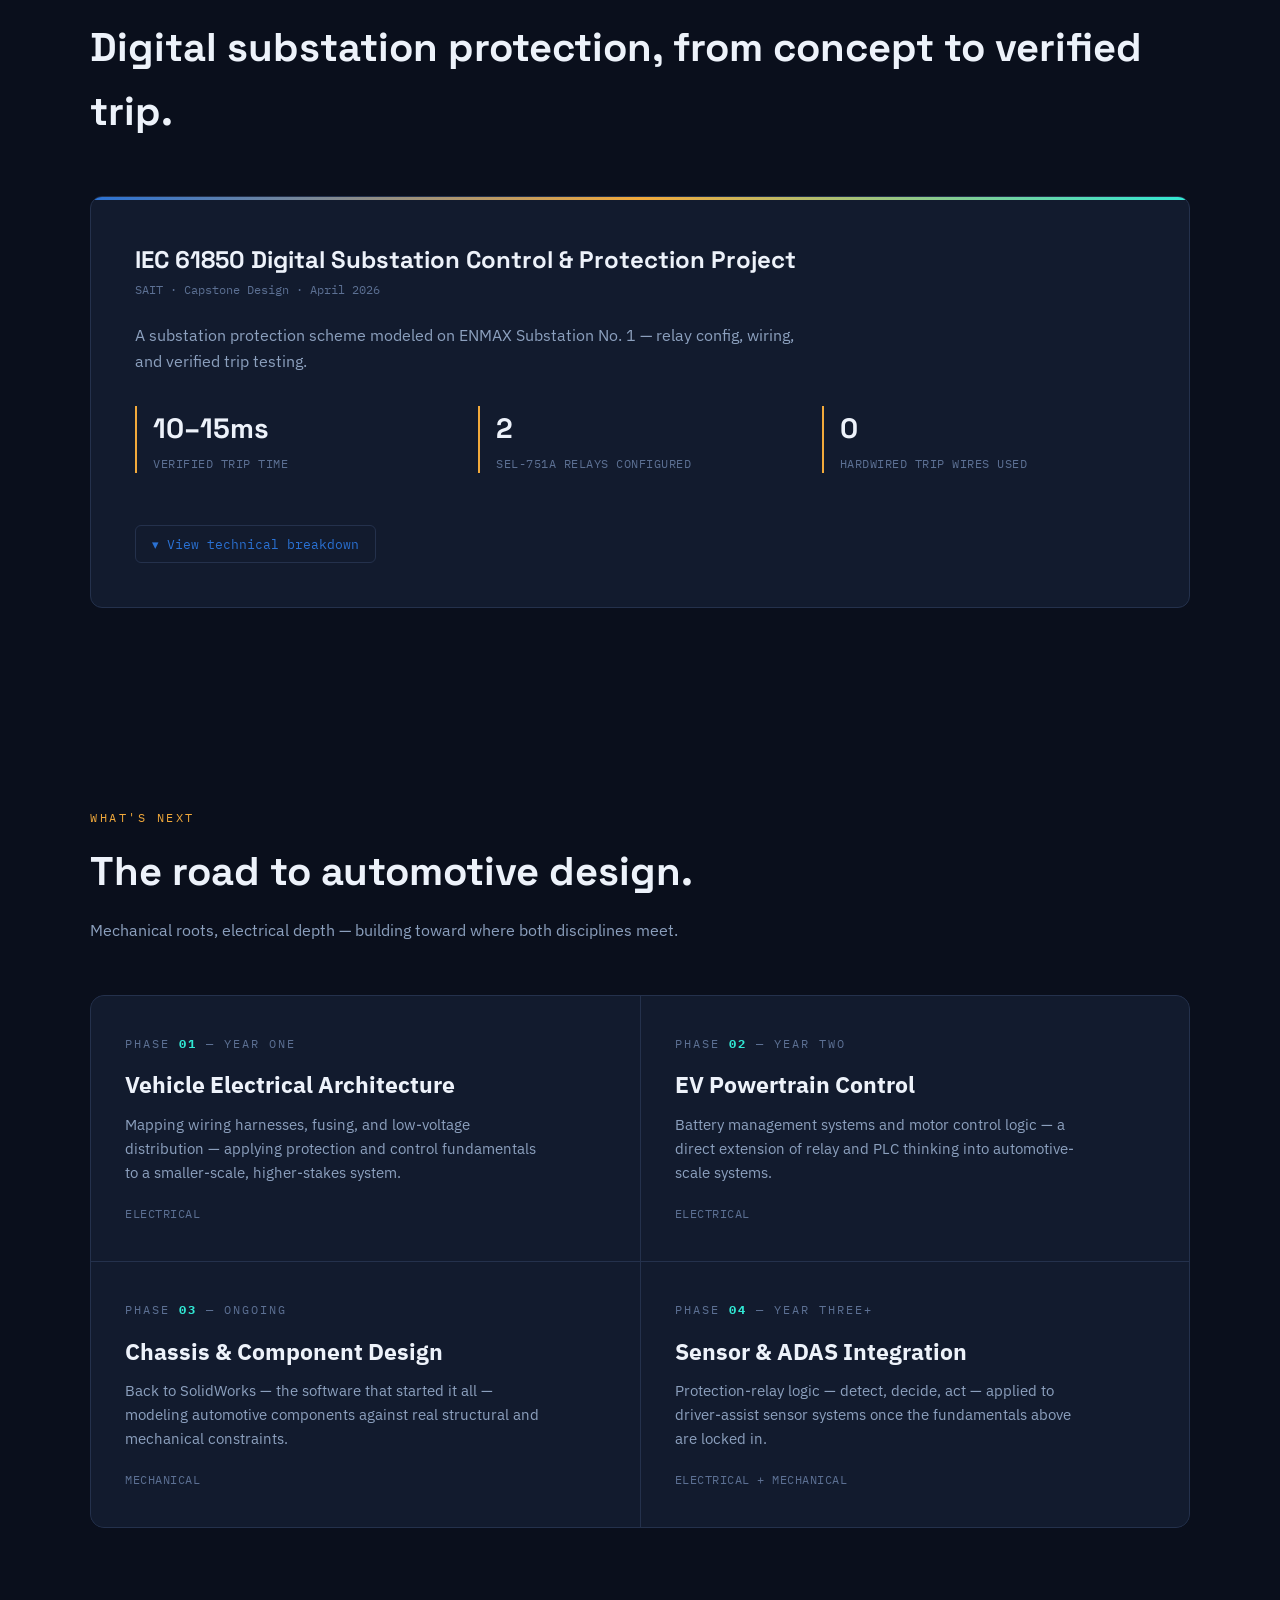
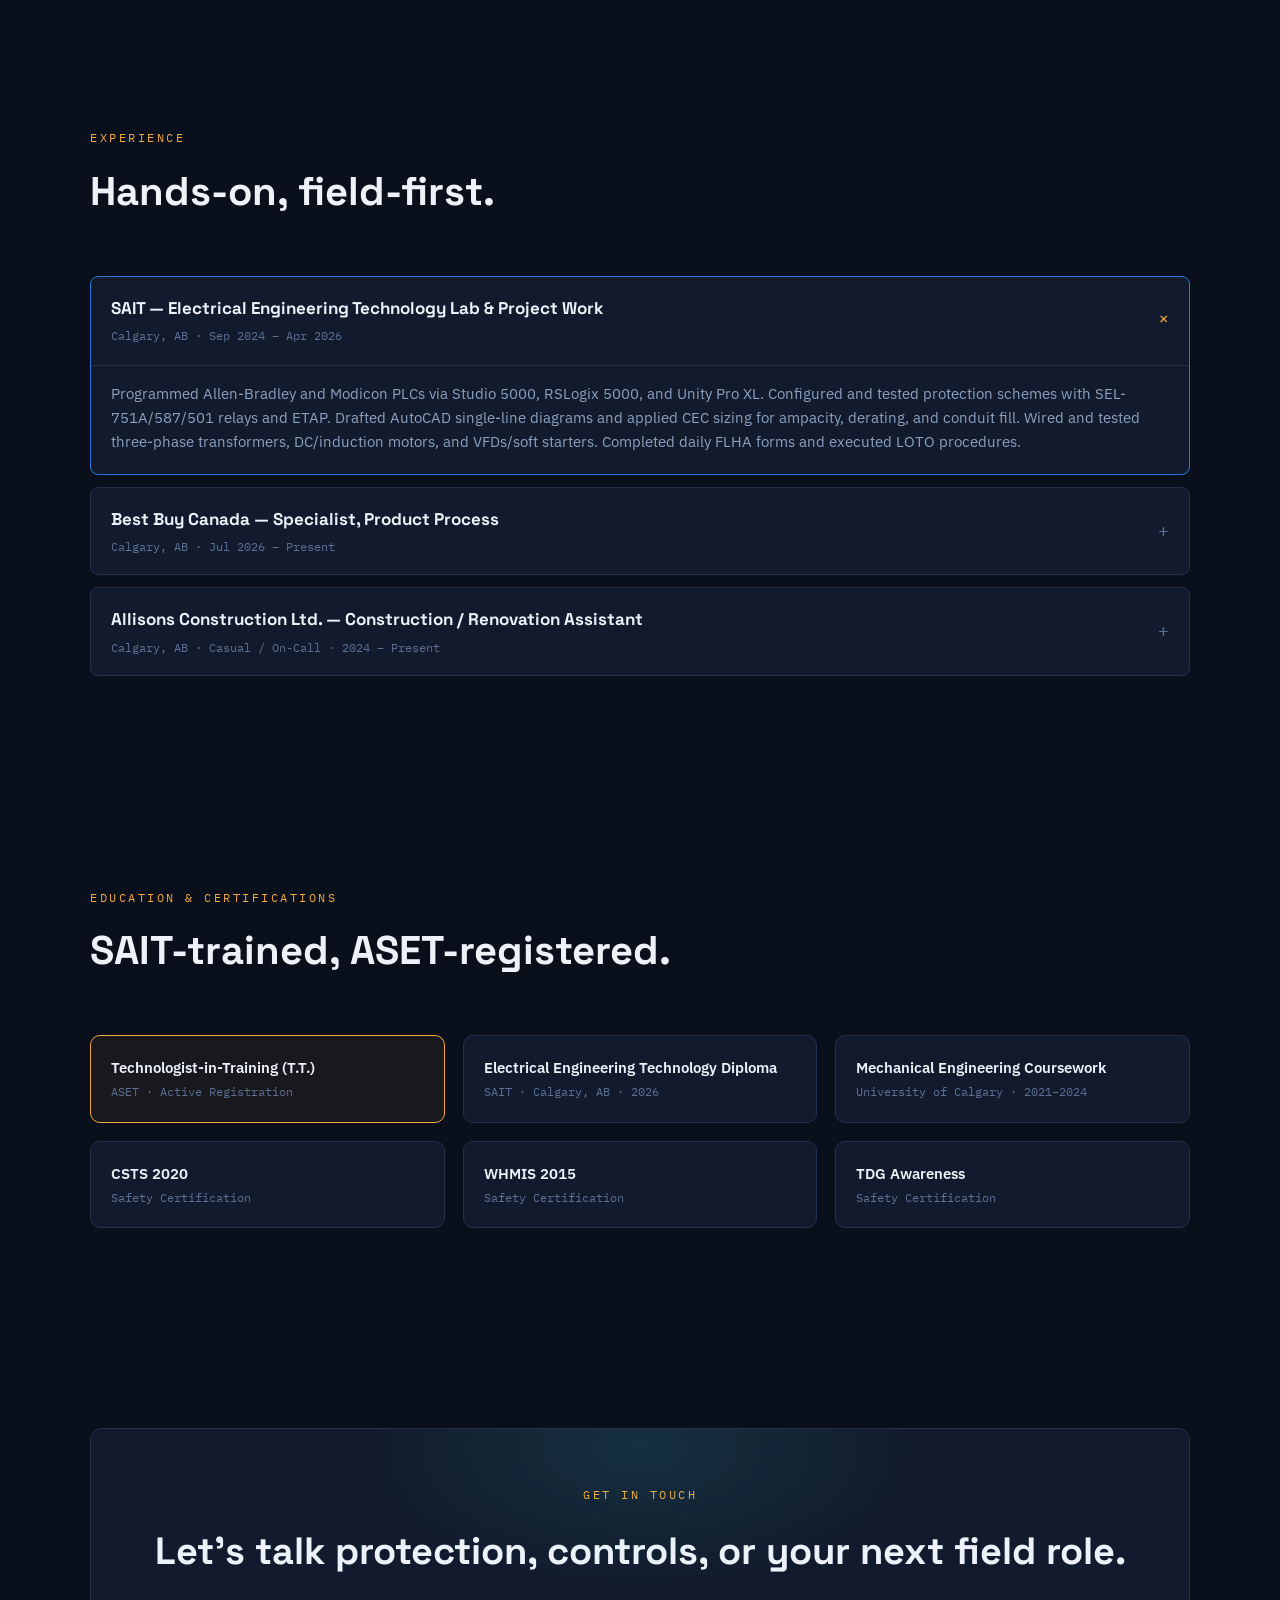
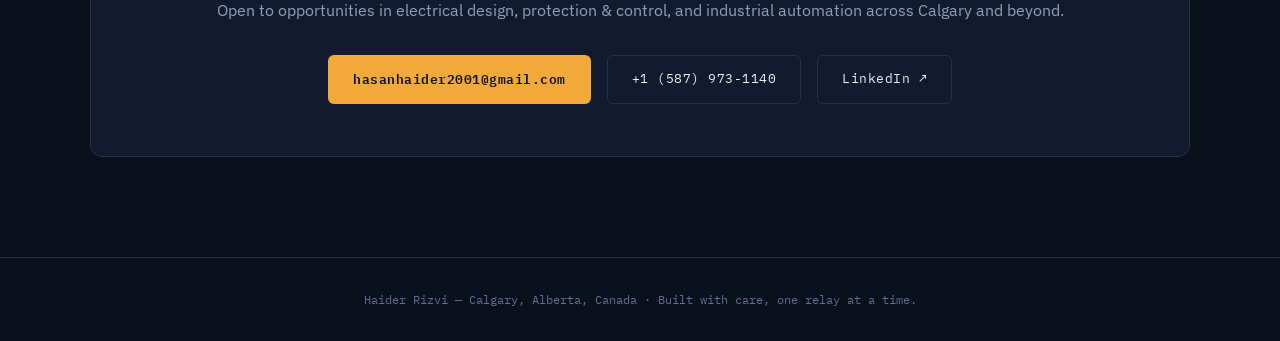
<file: Haider_Rizvi_index.html>
<!DOCTYPE html>
<html lang="en">
<head>
<meta charset="UTF-8">
<meta name="viewport" content="width=device-width, initial-scale=1.0">
<title>Haider Rizvi — Electrical Engineering Technologist</title>
<style>
@import url('https://fonts.googleapis.com/css2?family=Space+Grotesk:wght@400;500;700&family=IBM+Plex+Mono:wght@400;500;600&family=IBM+Plex+Sans:wght@400;500;600&display=swap');

:root{
  --bg:#0A0F1C;
  --surface:#121B2E;
  --surface-2:#17223A;
  --line:#24314C;
  --blueprint:#2A72D5;
  --amber:#F2A93B;
  --cyan:#31E8D4;
  --text:#EDF2FA;
  --muted:#8CA0BE;
  --muted-2:#5C7093;
}

*{margin:0;padding:0;box-sizing:border-box;}
html{scroll-behavior:smooth;}
body{
  background:var(--bg);
  color:var(--text);
  font-family:'IBM Plex Sans', sans-serif;
  line-height:1.6;
  overflow-x:hidden;
}

.grid-bg{
  position:fixed; inset:0;
  background-image:
    linear-gradient(var(--line) 1px, transparent 1px),
    linear-gradient(90deg, var(--line) 1px, transparent 1px);
  background-size:48px 48px;
  opacity:0.22;
  pointer-events:none;
  z-index:0;
}
.glow-orb{
  position:fixed; border-radius:50%; filter:blur(90px); pointer-events:none; z-index:0;
}
.glow-orb.one{width:480px; height:480px; top:-120px; right:-120px; background:radial-gradient(circle, rgba(42,114,213,0.28), transparent 70%);}
.glow-orb.two{width:420px; height:420px; bottom:10%; left:-140px; background:radial-gradient(circle, rgba(49,232,212,0.14), transparent 70%);}

.eyebrow{
  font-family:'IBM Plex Mono', monospace;
  font-size:12px;
  letter-spacing:2.5px;
  text-transform:uppercase;
  color:var(--amber);
}
h1,h2,h3{font-family:'Space Grotesk', sans-serif; font-weight:700;}
a{color:inherit;}

/* ---------- NAV ---------- */
nav{
  position:fixed; top:0; left:0; right:0; z-index:100;
  display:flex; justify-content:space-between; align-items:center;
  padding:18px 6vw;
  background:rgba(10,15,28,0.82);
  backdrop-filter:blur(12px);
  border-bottom:1px solid var(--line);
}
.nav-name{font-family:'IBM Plex Mono', monospace; font-weight:600; font-size:15px; letter-spacing:1px;}
.nav-name span{color:var(--amber);}
.nav-links{display:flex; gap:28px; font-family:'IBM Plex Mono', monospace; font-size:12.5px;}
.nav-links a{text-decoration:none; color:var(--muted); transition:color .2s;}
.nav-links a:hover{color:var(--cyan);}
@media (max-width:900px){ .nav-links{display:none;} }

/* ---------- HERO ---------- */
.hero{
  position:relative; min-height:100vh; display:flex; align-items:center;
  padding:120px 6vw 60px; z-index:1;
}
.hero-grid{
  display:grid; grid-template-columns:1.1fr 0.9fr; gap:60px; align-items:center;
  max-width:1300px; margin:0 auto; width:100%;
}
@media (max-width:900px){ .hero-grid{grid-template-columns:1fr;} }

.hero h1{
  font-size:clamp(38px, 5.5vw, 68px); line-height:1.05; margin-bottom:18px; letter-spacing:-0.5px;
}
.hero h1 .accent{
  background:linear-gradient(90deg, var(--amber), var(--cyan));
  -webkit-background-clip:text; background-clip:text; color:transparent;
}
.hero p.lede{font-size:18px; color:var(--muted); max-width:520px; margin-bottom:32px;}

.tt-badge{
  display:inline-flex; align-items:center; gap:10px;
  border:1px solid var(--blueprint); background:rgba(42,114,213,0.08);
  padding:8px 16px; border-radius:6px;
  font-family:'IBM Plex Mono', monospace; font-size:12.5px; letter-spacing:0.5px;
  margin-bottom:36px;
}
.tt-badge .dot{width:7px; height:7px; border-radius:50%; background:var(--amber); box-shadow:0 0 10px var(--amber);}

.hero-ctas{display:flex; gap:14px; flex-wrap:wrap;}
.btn{
  font-family:'IBM Plex Mono', monospace; font-size:13px; letter-spacing:0.5px;
  padding:13px 24px; border-radius:6px; text-decoration:none; transition:all .2s ease; border:1px solid transparent;
}
.btn-primary{background:var(--amber); color:#0A0F1C; font-weight:600; box-shadow:0 0 0 rgba(242,169,59,0);}
.btn-primary:hover{background:#ffbf5c; transform:translateY(-2px); box-shadow:0 8px 24px rgba(242,169,59,0.25);}
.btn-outline{border-color:var(--line); color:var(--text);}
.btn-outline:hover{border-color:var(--cyan); color:var(--cyan);}

/* ---------- SLD (signature hero element) ---------- */
.sld-wrap{
  position:relative; background:var(--surface); border:1px solid var(--line); border-radius:12px;
  padding:28px 20px 20px; overflow:hidden;
  box-shadow:0 0 0 1px rgba(42,114,213,0.05), 0 20px 60px rgba(0,0,0,0.35);
}
.sld-wrap::before{
  content:""; position:absolute; inset:-1px; border-radius:12px; padding:1px;
  background:linear-gradient(120deg, rgba(42,114,213,0.5), transparent 40%, transparent 60%, rgba(49,232,212,0.35));
  -webkit-mask:linear-gradient(#fff 0 0) content-box, linear-gradient(#fff 0 0);
  -webkit-mask-composite:xor; mask-composite:exclude;
  pointer-events:none;
}
.sld-label{
  font-family:'IBM Plex Mono', monospace; font-size:11px; color:var(--muted-2);
  letter-spacing:1.5px; text-transform:uppercase; margin-bottom:14px; display:flex; justify-content:space-between;
}
.sld-label .live{color:var(--amber);}
svg#sld{width:100%; height:auto; display:block;}
.relay-box{fill:var(--surface-2); stroke:var(--muted-2); stroke-width:1.2;}
.relay-label{font-family:'IBM Plex Mono', monospace; font-size:10px; fill:var(--muted); letter-spacing:0.5px;}
.bus-line{stroke:var(--muted-2); stroke-width:2; fill:none;}
.goose-line{stroke:var(--blueprint); stroke-width:1.6; fill:none; stroke-dasharray:6 5;}
.pulse{fill:var(--amber); opacity:0;}
.trip-flash{fill:none; stroke:var(--amber); stroke-width:2; opacity:0;}
.status-dot{fill:#3EDC81;}
.status-dot.trip{fill:var(--amber);}

@keyframes travel{
  0%{offset-distance:0%; opacity:0;} 8%{opacity:1;} 92%{opacity:1;} 100%{offset-distance:100%; opacity:0;}
}
.goose-packet{offset-path:path('M 70,150 C 160,150 200,60 300,60'); animation:travel 2.6s linear infinite;}
@keyframes flash{0%,100%{opacity:0;} 48%,58%{opacity:1;}}
.trip-indicator{animation:flash 2.6s linear infinite;}

.sld-caption{font-family:'IBM Plex Mono', monospace; font-size:11px; color:var(--muted-2); margin-top:14px; line-height:1.6;}
.sld-caption b{color:var(--muted);}

/* ---------- SECTIONS ---------- */
section{position:relative; z-index:1; padding:100px 6vw;}
.section-inner{max-width:1100px; margin:0 auto;}
.section-head{margin-bottom:52px;}
.section-head .eyebrow{margin-bottom:12px; display:block;}
.section-head h2{font-size:clamp(28px,3.4vw,40px);}
.section-head p{color:var(--muted); max-width:600px; margin-top:14px; font-size:16px;}

/* ---------- ABOUT ---------- */
.about-grid{display:grid; grid-template-columns:1fr 1fr; gap:60px;}
@media (max-width:820px){ .about-grid{grid-template-columns:1fr;} }
.about-text p{color:var(--muted); font-size:16.5px; margin-bottom:18px;}
.about-text b{color:var(--text);}
.spec-list{display:flex; flex-direction:column; gap:0; border-top:1px solid var(--line);}
.spec-row{display:flex; justify-content:space-between; padding:16px 0; border-bottom:1px solid var(--line); font-family:'IBM Plex Mono', monospace; font-size:13.5px;}
.spec-row .k{color:var(--muted-2);}
.spec-row .v{color:var(--text); text-align:right;}

/* ---------- JOURNEY (mech -> elec -> automotive) ---------- */
.journey-track{position:relative; display:flex; gap:0; overflow-x:auto; padding-bottom:12px;}
.journey-track::-webkit-scrollbar{height:6px;}
.journey-track::-webkit-scrollbar-thumb{background:var(--line); border-radius:3px;}
.j-node{
  flex:1 1 0; min-width:230px; position:relative; padding:0 18px 0 0;
}
.j-node .j-line{
  position:absolute; top:19px; left:0; right:-18px; height:2px;
  background:linear-gradient(90deg, var(--muted-2), var(--line));
}
.j-node:last-child .j-line{display:none;}
.j-dot{
  width:38px; height:38px; border-radius:50%; display:flex; align-items:center; justify-content:center;
  background:var(--surface); border:2px solid var(--muted-2); margin-bottom:20px; position:relative; z-index:2;
  font-size:17px;
}
.j-node.done .j-dot{border-color:var(--cyan); box-shadow:0 0 14px rgba(49,232,212,0.35);}
.j-node.now .j-dot{border-color:var(--amber); box-shadow:0 0 14px rgba(242,169,59,0.4);}
.j-node.next .j-dot{border-color:var(--muted-2); border-style:dashed;}
.j-tag{font-family:'IBM Plex Mono', monospace; font-size:10.5px; letter-spacing:1px; text-transform:uppercase; color:var(--muted-2); margin-bottom:6px;}
.j-node.done .j-tag{color:var(--cyan);}
.j-node.now .j-tag{color:var(--amber);}
.j-node h4{font-size:16.5px; margin-bottom:8px;}
.j-node p{font-size:13.5px; color:var(--muted); padding-right:10px;}

/* ---------- SKILLS ---------- */
.skills-groups{display:flex; flex-direction:column; gap:40px;}
.skill-group-title{font-family:'IBM Plex Mono', monospace; font-size:12px; letter-spacing:1.5px; text-transform:uppercase; color:var(--blueprint); margin-bottom:18px;}
.chip-row{display:flex; flex-wrap:wrap; gap:10px;}
.chip{
  display:flex; align-items:center; gap:9px; border:1px solid var(--line); background:var(--surface);
  padding:9px 14px 9px 10px; border-radius:7px; font-size:13.5px; cursor:pointer; user-select:none; transition:border-color .15s, background .15s;
}
.chip .icon{width:20px; height:20px; flex-shrink:0;}
.chip:hover{border-color:var(--blueprint);}
.chip.active{border-color:var(--amber); background:rgba(242,169,59,0.08);}
.chip.learning{border-style:dashed; border-color:var(--muted-2); color:var(--muted);}
.chip.learning::after{content:"learning"; font-family:'IBM Plex Mono', monospace; font-size:10px; color:var(--amber); margin-left:2px;}
.skill-caption{
  min-height:22px; margin-top:14px; font-family:'IBM Plex Mono', monospace; font-size:12.5px; color:var(--amber);
  border-left:2px solid var(--amber); padding-left:12px; opacity:0; transition:opacity .2s;
}
.skill-caption.show{opacity:1;}

/* ---------- CAPSTONE ---------- */
.capstone-card{
  border:1px solid var(--line); background:var(--surface); border-radius:12px; padding:44px; position:relative; overflow:hidden;
}
@media (max-width:700px){ .capstone-card{padding:28px;} }
.capstone-card::before{content:""; position:absolute; top:0; left:0; right:0; height:3px; background:linear-gradient(90deg, var(--blueprint), var(--amber), var(--cyan));}
.capstone-top{display:flex; justify-content:space-between; align-items:flex-start; flex-wrap:wrap; gap:16px; margin-bottom:24px;}
.capstone-top h3{font-size:24px;}
.metric-row{display:grid; grid-template-columns:repeat(3,1fr); gap:20px; margin:32px 0;}
@media (max-width:700px){ .metric-row{grid-template-columns:1fr;} }
.metric{border-left:2px solid var(--amber); padding-left:16px;}
.metric .num{font-family:'Space Grotesk',sans-serif; font-size:28px; font-weight:700; color:var(--text);}
.metric .lbl{font-family:'IBM Plex Mono', monospace; font-size:11.5px; color:var(--muted-2); text-transform:uppercase; letter-spacing:0.5px; margin-top:4px;}
.capstone-list{list-style:none; margin-top:24px;}
.capstone-list li{padding:12px 0 12px 26px; border-bottom:1px solid var(--line); position:relative; color:var(--muted); font-size:15px;}
.capstone-list li:last-child{border-bottom:none;}
.capstone-list li::before{content:"›"; position:absolute; left:0; color:var(--amber); font-weight:700;}
.capstone-list b{color:var(--text);}

.toggle-btn{
  display:inline-flex; align-items:center; gap:8px; background:none; border:1px solid var(--line); color:var(--blueprint);
  font-family:'IBM Plex Mono', monospace; font-size:12.5px; padding:10px 16px; border-radius:6px; cursor:pointer; margin-top:20px; transition:border-color .2s;
}
.toggle-btn:hover{border-color:var(--blueprint);}
.toggle-btn .chevron{transition:transform .25s ease;}
.toggle-btn.open .chevron{transform:rotate(180deg);}
.capstone-hidden{max-height:0; overflow:hidden; transition:max-height .35s ease;}
.capstone-hidden.open{max-height:900px;}

/* ---------- ROADMAP (automotive future goals) ---------- */
.roadmap-grid{display:grid; grid-template-columns:repeat(2, 1fr); gap:1px; background:var(--line); border:1px solid var(--line); border-radius:14px; overflow:hidden;}
@media (max-width:760px){ .roadmap-grid{grid-template-columns:1fr;} }
.rmap-card{
  background:var(--surface); padding:38px 34px; position:relative; transition:background .25s ease;
}
.rmap-card:hover{background:var(--surface-2);}
.rmap-phase{
  font-family:'IBM Plex Mono', monospace; font-size:12px; letter-spacing:2px; color:var(--muted-2); margin-bottom:18px;
}
.rmap-phase b{color:var(--cyan);}
.rmap-card h4{font-size:23px; margin-bottom:14px; line-height:1.2;}
.rmap-card p{color:var(--muted); font-size:15px; margin-bottom:20px; max-width:420px;}
.rmap-meta{font-family:'IBM Plex Mono', monospace; font-size:11.5px; color:var(--muted-2); letter-spacing:0.5px; text-transform:uppercase;}

/* ---------- EXPERIENCE ---------- */
details{border:1px solid var(--line); border-radius:8px; background:var(--surface); margin-bottom:12px; overflow:hidden;}
details[open]{border-color:var(--blueprint);}
summary{list-style:none; cursor:pointer; padding:18px 20px; display:flex; justify-content:space-between; align-items:center; gap:16px; font-family:'Space Grotesk', sans-serif;}
summary::-webkit-details-marker{display:none;}
summary .sum-main{display:flex; flex-direction:column; gap:4px;}
summary h4{font-size:17px; margin:0;}
.tl-meta{font-family:'IBM Plex Mono', monospace; font-size:12px; color:var(--muted-2); margin:0;}
summary .chevron{font-family:'IBM Plex Mono', monospace; color:var(--muted-2); font-size:18px; transition:transform .25s ease; flex-shrink:0;}
details[open] summary .chevron{transform:rotate(45deg); color:var(--amber);}
.details-body{padding:0 20px 20px; color:var(--muted); font-size:15px; border-top:1px solid var(--line); margin-top:2px; padding-top:16px;}

/* ---------- EDUCATION ---------- */
.cert-grid{display:grid; grid-template-columns:repeat(3, 1fr); gap:18px;}
@media (max-width:760px){ .cert-grid{grid-template-columns:1fr 1fr;} }
@media (max-width:500px){ .cert-grid{grid-template-columns:1fr;} }
.cert-card{border:1px solid var(--line); background:var(--surface); border-radius:10px; padding:20px;}
.cert-card .name{font-weight:600; font-size:14.5px; margin-bottom:4px;}
.cert-card .issuer{font-family:'IBM Plex Mono', monospace; font-size:11.5px; color:var(--muted-2);}
.cert-card.featured{border-color:var(--amber); background:rgba(242,169,59,0.06);}

/* ---------- CONTACT ---------- */
.contact-card{border:1px solid var(--line); background:var(--surface); border-radius:12px; padding:52px; text-align:center; position:relative; overflow:hidden;}
.contact-card::before{content:""; position:absolute; top:-40%; left:50%; transform:translateX(-50%); width:600px; height:300px; background:radial-gradient(ellipse, rgba(49,232,212,0.10), transparent 65%); pointer-events:none;}
.contact-card h2{font-size:clamp(26px,3.5vw,38px); margin-bottom:16px;}
.contact-card p{color:var(--muted); margin-bottom:32px;}
.contact-links{display:flex; gap:16px; justify-content:center; flex-wrap:wrap;}

footer{padding:32px 6vw; text-align:center; font-family:'IBM Plex Mono', monospace; font-size:12px; color:var(--muted-2); border-top:1px solid var(--line); position:relative; z-index:1;}

.reveal{opacity:0; transform:translateY(18px); transition:opacity .6s ease, transform .6s ease;}
.reveal.in{opacity:1; transform:translateY(0);}
</style>
</head>
<body>

<div class="grid-bg"></div>
<div class="glow-orb one"></div>
<div class="glow-orb two"></div>

<nav>
  <div class="nav-name">HAIDER<span>.RIZVI</span></div>
  <div class="nav-links">
    <a href="#about">Summary</a>
    <a href="#journey">Journey</a>
    <a href="#skills">Skills</a>
    <a href="#capstone">Capstone</a>
    <a href="#roadmap">Roadmap</a>
    <a href="#experience">Experience</a>
    <a href="#contact">Contact</a>
  </div>
</nav>

<!-- HERO -->
<section class="hero">
  <div class="hero-grid">
    <div>
      <span class="eyebrow">Electrical Engineering Technologist</span>
      <h1 style="margin-top:14px;">Protection, controls<br>&amp; <span class="accent">automation</span>.</h1>
      <p class="lede">SAIT EET graduate. Relay configuration, PLC automation, and AutoCAD design — verified in the lab, ready for the field.</p>

      <div class="tt-badge">
        <span class="dot"></span> ASET Technologist-in-Training (T.T.) — Registered &amp; Active
      </div>

      <div class="hero-ctas">
        <a href="#capstone" class="btn btn-primary">View Capstone Project</a>
        <a href="#roadmap" class="btn btn-outline">See What's Next →</a>
      </div>
    </div>

    <div class="sld-wrap">
      <div class="sld-label"><span>SUBSTATION PROTECTION SCHEME — SLD</span><span class="live">● LIVE GOOSE</span></div>
      <svg id="sld" viewBox="0 0 360 220" xmlns="http://www.w3.org/2000/svg">
        <line class="bus-line" x1="20" y1="40" x2="20" y2="180"/>
        <line class="bus-line" x1="340" y1="40" x2="340" y2="180"/>
        <circle cx="20" cy="60" r="11" fill="none" stroke="#5C7093" stroke-width="1.4"/>
        <circle cx="20" cy="72" r="11" fill="none" stroke="#5C7093" stroke-width="1.4"/>
        <text x="40" y="70" class="relay-label">STEP-DOWN XFMR</text>
        <rect class="relay-box" x="55" y="130" width="90" height="46" rx="4"/>
        <text x="70" y="150" class="relay-label" fill="#E8EEF7" font-weight="600">SEL-751A</text>
        <text x="70" y="164" class="relay-label">PUBLISHER</text>
        <circle class="status-dot" cx="132" cy="140" r="4"/>
        <rect class="relay-box" x="215" y="35" width="90" height="46" rx="4"/>
        <text x="230" y="55" class="relay-label" fill="#E8EEF7" font-weight="600">SEL-751A</text>
        <text x="230" y="69" class="relay-label">SUBSCRIBER</text>
        <circle class="status-dot trip-indicator trip" cx="292" cy="45" r="4"/>
        <rect x="325" y="90" width="14" height="20" fill="none" stroke="#5C7093" stroke-width="1.4"/>
        <text x="300" y="120" class="relay-label">52 BRK</text>
        <path class="goose-line" d="M 100,130 C 100,90 180,90 260,81"/>
        <text x="120" y="105" class="relay-label" fill="#2A72D5">IEC 61850 GOOSE</text>
        <circle class="pulse goose-packet" r="4"/>
        <circle class="trip-flash trip-indicator" cx="292" cy="45" r="9"/>
      </svg>
      <div class="sld-caption">
        <b>Publisher/subscriber messaging</b> replacing hardwired copper tripping with Ethernet-based relay communication. Verified peer-to-peer trip operation via Wireshark — <b>10–15 ms</b> trip time.
      </div>
    </div>
  </div>
</section>

<!-- ABOUT -->
<section id="about">
  <div class="section-inner">
    <div class="section-head reveal">
      <span class="eyebrow">Summary</span>
      <h2>Field-ready, protection-focused, and building toward SCADA / ICS.</h2>
    </div>
    <div class="about-grid">
      <div class="about-text reveal">
        <p><b>ASET Technologist-in-Training</b> with hands-on capstone experience in relay configuration, PLC/HMI programming, and electrical schematics. Field-safety trained — LOTO, FLHA, CSTS 2020, WHMIS 2015.</p>
        <p>Building toward <b>protection systems, SCADA, and ICS cybersecurity</b> — currently adding Revit to an AutoCAD foundation, with an eye on where electrical and mechanical design meet.</p>
      </div>
      <div class="spec-list reveal">
        <div class="spec-row"><span class="k">LOCATION</span><span class="v">Calgary, Alberta, Canada</span></div>
        <div class="spec-row"><span class="k">CREDENTIAL</span><span class="v">EET Diploma, SAIT — 2026</span></div>
        <div class="spec-row"><span class="k">DESIGNATION</span><span class="v">Technologist-in-Training (T.T.), ASET</span></div>
        <div class="spec-row"><span class="k">WORK STATUS</span><span class="v">Open Work Permit (PGWP)</span></div>
        <div class="spec-row"><span class="k">FOCUS AREAS</span><span class="v">Protection · Controls · Automation</span></div>
        <div class="spec-row"><span class="k">LANGUAGES</span><span class="v">English, Urdu / Hindi</span></div>
      </div>
    </div>
  </div>
</section>

<!-- JOURNEY -->
<section id="journey">
  <div class="section-inner">
    <div class="section-head reveal">
      <span class="eyebrow">The Path Here</span>
      <h2>Mechanical roots, electrical focus, automotive horizon.</h2>
      <p>Every switch was a real choice — kept what stuck, moved on from what didn't.</p>
    </div>

    <div class="journey-track reveal">
      <div class="j-node done">
        <div class="j-line"></div>
        <div class="j-dot">⚙</div>
        <div class="j-tag">2021–2024</div>
        <h4>Mechanical Engineering</h4>
        <p>Started at U of C. Found SolidWorks — genuinely enjoyed the 3D modeling side of the craft.</p>
      </div>
      <div class="j-node done">
        <div class="j-line"></div>
        <div class="j-dot">⚡</div>
        <div class="j-tag">2024–2026</div>
        <h4>Electrical @ SAIT</h4>
        <p>Switched deliberately into EET. AutoCAD, relays, PLCs — protection &amp; control became the focus.</p>
      </div>
      <div class="j-node now">
        <div class="j-dot">🚗</div>
        <div class="j-tag">The Horizon</div>
        <h4>Automotive Design</h4>
        <p>Where mechanical and electrical actually meet. The long-term direction, detailed below.</p>
      </div>
    </div>
  </div>
</section>

<!-- SKILLS -->
<section id="skills">
  <div class="section-inner">
    <div class="section-head reveal">
      <span class="eyebrow">Technical Skills</span>
      <h2>Tools of the trade.</h2>
      <p>Hands-on lab and capstone experience across automation, protection, and electrical design software.</p>
    </div>

    <div class="skills-groups">
      <div class="reveal">
        <div class="skill-group-title">Automation &amp; Controls</div>
        <div class="chip-row" data-group="automation">
          <div class="chip" data-desc="Programmed Allen-Bradley PLCs for lab automation projects"><svg class="icon" viewBox="0 0 24 24"><rect x="3" y="3" width="18" height="18" rx="2" fill="none" stroke="#2A72D5" stroke-width="1.6"/><path d="M7 12h10M12 7v10" stroke="#2A72D5" stroke-width="1.6"/></svg>Studio 5000</div>
          <div class="chip" data-desc="Ladder logic development and I/O mapping"><svg class="icon" viewBox="0 0 24 24"><rect x="3" y="3" width="18" height="18" rx="2" fill="none" stroke="#2A72D5" stroke-width="1.6"/><path d="M7 12h10M12 7v10" stroke="#2A72D5" stroke-width="1.6"/></svg>RSLogix 5000</div>
          <div class="chip" data-desc="Custom HMI screen configuration for operator control"><svg class="icon" viewBox="0 0 24 24"><rect x="3" y="4" width="18" height="13" rx="1.5" fill="none" stroke="#2A72D5" stroke-width="1.6"/><path d="M8 20h8" stroke="#2A72D5" stroke-width="1.6"/></svg>FactoryTalk View</div>
          <div class="chip" data-desc="Industrial network communication between PLCs and devices"><svg class="icon" viewBox="0 0 24 24"><circle cx="12" cy="12" r="8" fill="none" stroke="#2A72D5" stroke-width="1.6"/><path d="M12 8v4l3 2" stroke="#2A72D5" stroke-width="1.6"/></svg>RSLinx Enterprise</div>
          <div class="chip" data-desc="Modicon PLC programming for automation logic"><svg class="icon" viewBox="0 0 24 24"><rect x="3" y="3" width="18" height="18" rx="2" fill="none" stroke="#2A72D5" stroke-width="1.6"/><path d="M7 12h10M12 7v10" stroke="#2A72D5" stroke-width="1.6"/></svg>Unity Pro XL</div>
          <div class="chip" data-desc="Industrial network configuration and diagnostics"><svg class="icon" viewBox="0 0 24 24"><path d="M4 18l6-12 4 8 3-5 3 9" fill="none" stroke="#2A72D5" stroke-width="1.6" stroke-linejoin="round"/></svg>RSNetWorx</div>
        </div>
        <div class="skill-caption" data-caption-for="automation">Click a tool to see how it was used</div>
      </div>

      <div class="reveal">
        <div class="skill-group-title">Power &amp; Protection</div>
        <div class="chip-row" data-group="power">
          <div class="chip" data-desc="Configured SEL-751A relay settings and protection logic"><svg class="icon" viewBox="0 0 24 24"><path d="M13 2 4 14h6l-1 8 9-12h-6l1-8z" fill="#F2A93B"/></svg>SEL AcSELerator QuickSet</div>
          <div class="chip" data-desc="Built IEC 61850 GOOSE publisher/subscriber messaging"><svg class="icon" viewBox="0 0 24 24"><path d="M13 2 4 14h6l-1 8 9-12h-6l1-8z" fill="#F2A93B"/></svg>SEL AcSELerator Architect</div>
          <div class="chip" data-desc="Simulated and tested industrial protection schemes"><svg class="icon" viewBox="0 0 24 24"><rect x="3" y="3" width="18" height="18" rx="2" fill="none" stroke="#F2A93B" stroke-width="1.6"/><path d="M7 12h10M12 7v10" stroke="#F2A93B" stroke-width="1.6"/></svg>ETAP</div>
          <div class="chip" data-desc="Verified peer-to-peer relay trip operation on the network"><svg class="icon" viewBox="0 0 24 24"><circle cx="12" cy="12" r="3" fill="none" stroke="#F2A93B" stroke-width="1.6"/><path d="M12 2v4M12 18v4M2 12h4M18 12h4" stroke="#F2A93B" stroke-width="1.6"/></svg>Wireshark</div>
          <div class="chip" data-desc="Simulated SCADA traffic and verified DNP3 protocol comms"><svg class="icon" viewBox="0 0 24 24"><rect x="3" y="3" width="18" height="18" rx="2" fill="none" stroke="#F2A93B" stroke-width="1.6"/><path d="M7 12h10M12 7v10" stroke="#F2A93B" stroke-width="1.6"/></svg>ASE2000 (DNP3)</div>
          <div class="chip" data-desc="Core protocol used in capstone GOOSE messaging design"><svg class="icon" viewBox="0 0 24 24"><path d="M4 12h4l2-6 4 12 2-6h4" fill="none" stroke="#F2A93B" stroke-width="1.6" stroke-linejoin="round"/></svg>IEC 61850</div>
          <div class="chip" data-desc="Applied Sections 4 & 12 for ampacity, derating, conduit fill"><svg class="icon" viewBox="0 0 24 24"><path d="M4 20V4h16" fill="none" stroke="#F2A93B" stroke-width="1.6"/><path d="M8 16l4-6 3 4 3-6" fill="none" stroke="#F2A93B" stroke-width="1.6"/></svg>CEC Codebook</div>
        </div>
        <div class="skill-caption" data-caption-for="power">Click a tool to see how it was used</div>
      </div>

      <div class="reveal">
        <div class="skill-group-title">Design &amp; Drafting</div>
        <div class="chip-row" data-group="design">
          <div class="chip" data-desc="Drafted single-line diagrams, schematics, and panel layouts"><svg class="icon" viewBox="0 0 24 24"><rect x="3" y="3" width="18" height="18" rx="2" fill="none" stroke="#31E8D4" stroke-width="1.6"/><path d="M3 9h18M9 21V9" stroke="#31E8D4" stroke-width="1.6"/></svg>AutoCAD Electrical</div>
          <div class="chip learning" data-desc="Actively learning — building on AutoCAD fundamentals for BIM-based design"><svg class="icon" viewBox="0 0 24 24"><rect x="3" y="3" width="18" height="18" rx="2" fill="none" stroke="#8CA0BE" stroke-width="1.6"/><path d="M3 9h18M9 21V9" stroke="#8CA0BE" stroke-width="1.6"/></svg>Autodesk Revit</div>
          <div class="chip" data-desc="3D modeling coursework — where the automotive design interest started"><svg class="icon" viewBox="0 0 24 24"><rect x="3" y="3" width="18" height="18" rx="2" fill="none" stroke="#31E8D4" stroke-width="1.6"/><circle cx="12" cy="12" r="4" fill="none" stroke="#31E8D4" stroke-width="1.6"/></svg>SolidWorks</div>
          <div class="chip" data-desc="Project scheduling and deadline tracking for capstone work"><svg class="icon" viewBox="0 0 24 24"><path d="M4 18l6-12 4 8 3-5 3 9" fill="none" stroke="#31E8D4" stroke-width="1.6" stroke-linejoin="round"/></svg>ProjectLibre</div>
        </div>
        <div class="skill-caption" data-caption-for="design">Click a tool to see how it was used</div>
      </div>
    </div>
  </div>
</section>

<!-- CAPSTONE -->
<section id="capstone">
  <div class="section-inner">
    <div class="section-head reveal">
      <span class="eyebrow">Capstone Project</span>
      <h2>Digital substation protection, from concept to verified trip.</h2>
    </div>

    <div class="capstone-card reveal">
      <div class="capstone-top">
        <div>
          <h3>IEC 61850 Digital Substation Control &amp; Protection Project</h3>
          <div class="tl-meta">SAIT · Capstone Design · April 2026</div>
        </div>
      </div>

      <p style="color:var(--muted); max-width:680px;">A substation protection scheme modeled on ENMAX Substation No. 1 — relay config, wiring, and verified trip testing.</p>

      <div class="metric-row">
        <div class="metric"><div class="num">10–15ms</div><div class="lbl">Verified Trip Time</div></div>
        <div class="metric"><div class="num">2</div><div class="lbl">SEL-751A Relays Configured</div></div>
        <div class="metric"><div class="num">0</div><div class="lbl">Hardwired Trip Wires Used</div></div>
      </div>

      <button class="toggle-btn" id="capstoneToggle" onclick="toggleCapstone()">
        <span class="chevron">▾</span> View technical breakdown
      </button>
      <div class="capstone-hidden" id="capstoneBody">
        <ul class="capstone-list">
          <li>Configured <b>IEC 61850-enabled SEL-751A protection relays</b> for GOOSE publisher/subscriber messaging using SEL AcSELerator Architect and QuickSet — replacing hardwired copper tripping with Ethernet-based relay communication.</li>
          <li>Built protection wiring circuits for publisher and subscriber communication with step-down transformers at rated voltage.</li>
          <li>Verified peer-to-peer relay trip operation using <b>Wireshark</b> and QuickSet, confirming reliable, repeatable Ethernet-based tripping.</li>
          <li>Delivered as a proof-of-concept using available lab equipment — with an honest understanding that fiber-based hardwired schemes remain preferred in many production environments today.</li>
        </ul>
      </div>
    </div>
  </div>
</section>

<!-- ROADMAP: automotive design future goals -->
<section id="roadmap">
  <div class="section-inner">
    <div class="section-head reveal">
      <span class="eyebrow">What's Next</span>
      <h2>The road to automotive design.</h2>
      <p>Mechanical roots, electrical depth — building toward where both disciplines meet.</p>
    </div>

    <div class="roadmap-grid reveal">
      <div class="rmap-card">
        <div class="rmap-phase">PHASE <b>01</b> — YEAR ONE</div>
        <h4>Vehicle Electrical Architecture</h4>
        <p>Mapping wiring harnesses, fusing, and low-voltage distribution — applying protection and control fundamentals to a smaller-scale, higher-stakes system.</p>
        <div class="rmap-meta">Electrical</div>
      </div>

      <div class="rmap-card">
        <div class="rmap-phase">PHASE <b>02</b> — YEAR TWO</div>
        <h4>EV Powertrain Control</h4>
        <p>Battery management systems and motor control logic — a direct extension of relay and PLC thinking into automotive-scale systems.</p>
        <div class="rmap-meta">Electrical</div>
      </div>

      <div class="rmap-card">
        <div class="rmap-phase">PHASE <b>03</b> — ONGOING</div>
        <h4>Chassis &amp; Component Design</h4>
        <p>Back to SolidWorks — the software that started it all — modeling automotive components against real structural and mechanical constraints.</p>
        <div class="rmap-meta">Mechanical</div>
      </div>

      <div class="rmap-card">
        <div class="rmap-phase">PHASE <b>04</b> — YEAR THREE+</div>
        <h4>Sensor &amp; ADAS Integration</h4>
        <p>Protection-relay logic — detect, decide, act — applied to driver-assist sensor systems once the fundamentals above are locked in.</p>
        <div class="rmap-meta">Electrical + Mechanical</div>
      </div>
    </div>
  </div>
</section>

<!-- EXPERIENCE -->
<section id="experience">
  <div class="section-inner">
    <div class="section-head reveal">
      <span class="eyebrow">Experience</span>
      <h2>Hands-on, field-first.</h2>
    </div>

    <div class="reveal">
      <details open>
        <summary>
          <div class="sum-main">
            <h4>SAIT — Electrical Engineering Technology Lab &amp; Project Work</h4>
            <div class="tl-meta">Calgary, AB · Sep 2024 – Apr 2026</div>
          </div>
          <span class="chevron">+</span>
        </summary>
        <div class="details-body">Programmed Allen-Bradley and Modicon PLCs via Studio 5000, RSLogix 5000, and Unity Pro XL. Configured and tested protection schemes with SEL-751A/587/501 relays and ETAP. Drafted AutoCAD single-line diagrams and applied CEC sizing for ampacity, derating, and conduit fill. Wired and tested three-phase transformers, DC/induction motors, and VFDs/soft starters. Completed daily FLHA forms and executed LOTO procedures.</div>
      </details>

      <details>
        <summary>
          <div class="sum-main">
            <h4>Best Buy Canada — Specialist, Product Process</h4>
            <div class="tl-meta">Calgary, AB · Jul 2026 – Present</div>
          </div>
          <span class="chevron">+</span>
        </summary>
        <div class="details-body">Supporting merchandising, stocking, and product process operations in a fast-paced retail environment, while maintaining organized, customer-ready sales floor areas.</div>
      </details>

      <details>
        <summary>
          <div class="sum-main">
            <h4>Allisons Construction Ltd. — Construction / Renovation Assistant</h4>
            <div class="tl-meta">Calgary, AB · Casual / On-Call · 2024 – Present</div>
          </div>
          <span class="chevron">+</span>
        </summary>
        <div class="details-body">Residential renovation work including drywall, cabinets, flooring/tile, painting, lumber cutting, drilling/fastening, and material handling, with safe hand/power tool use across job sites.</div>
      </details>
    </div>
  </div>
</section>

<!-- EDUCATION -->
<section id="education">
  <div class="section-inner">
    <div class="section-head reveal">
      <span class="eyebrow">Education &amp; Certifications</span>
      <h2>SAIT-trained, ASET-registered.</h2>
    </div>

    <div class="cert-grid reveal">
      <div class="cert-card featured">
        <div class="name">Technologist-in-Training (T.T.)</div>
        <div class="issuer">ASET · Active Registration</div>
      </div>
      <div class="cert-card">
        <div class="name">Electrical Engineering Technology Diploma</div>
        <div class="issuer">SAIT · Calgary, AB · 2026</div>
      </div>
      <div class="cert-card">
        <div class="name">Mechanical Engineering Coursework</div>
        <div class="issuer">University of Calgary · 2021–2024</div>
      </div>
      <div class="cert-card">
        <div class="name">CSTS 2020</div>
        <div class="issuer">Safety Certification</div>
      </div>
      <div class="cert-card">
        <div class="name">WHMIS 2015</div>
        <div class="issuer">Safety Certification</div>
      </div>
      <div class="cert-card">
        <div class="name">TDG Awareness</div>
        <div class="issuer">Safety Certification</div>
      </div>
    </div>
  </div>
</section>

<!-- CONTACT -->
<section id="contact">
  <div class="section-inner">
    <div class="contact-card reveal">
      <span class="eyebrow">Get In Touch</span>
      <h2 style="margin-top:14px;">Let's talk protection, controls, or your next field role.</h2>
      <p>Open to opportunities in electrical design, protection &amp; control, and industrial automation across Calgary and beyond.</p>
      <div class="contact-links">
        <a href="mailto:hasanhaider2001@gmail.com" class="btn btn-primary">hasanhaider2001@gmail.com</a>
        <a href="tel:+15879731140" class="btn btn-outline">+1 (587) 973-1140</a>
        <a href="https://linkedin.com/in/haiderizvi" class="btn btn-outline" target="_blank">LinkedIn ↗</a>
      </div>
    </div>
  </div>
</section>

<footer>
  Haider Rizvi — Calgary, Alberta, Canada · Built with care, one relay at a time.
</footer>

<script>
const reveals = document.querySelectorAll('.reveal');
const io = new IntersectionObserver((entries)=>{
  entries.forEach(e=>{ if(e.isIntersecting){ e.target.classList.add('in'); } });
},{threshold:0.12});
reveals.forEach(el=>io.observe(el));

document.querySelectorAll('.chip-row').forEach(row=>{
  const group = row.dataset.group;
  const caption = document.querySelector(`.skill-caption[data-caption-for="${group}"]`);
  row.querySelectorAll('.chip').forEach(chip=>{
    chip.addEventListener('click', ()=>{
      const already = chip.classList.contains('active');
      row.querySelectorAll('.chip').forEach(c=>c.classList.remove('active'));
      if(!already){
        chip.classList.add('active');
        caption.textContent = chip.dataset.desc;
        caption.classList.add('show');
      } else {
        caption.classList.remove('show');
      }
    });
  });
});

function toggleCapstone(){
  const body = document.getElementById('capstoneBody');
  const btn = document.getElementById('capstoneToggle');
  const open = body.classList.toggle('open');
  btn.classList.toggle('open', open);
  btn.innerHTML = open
    ? '<span class="chevron">▾</span> Hide technical breakdown'
    : '<span class="chevron">▾</span> View technical breakdown';
}
</script>

</body>
</html>
</file>
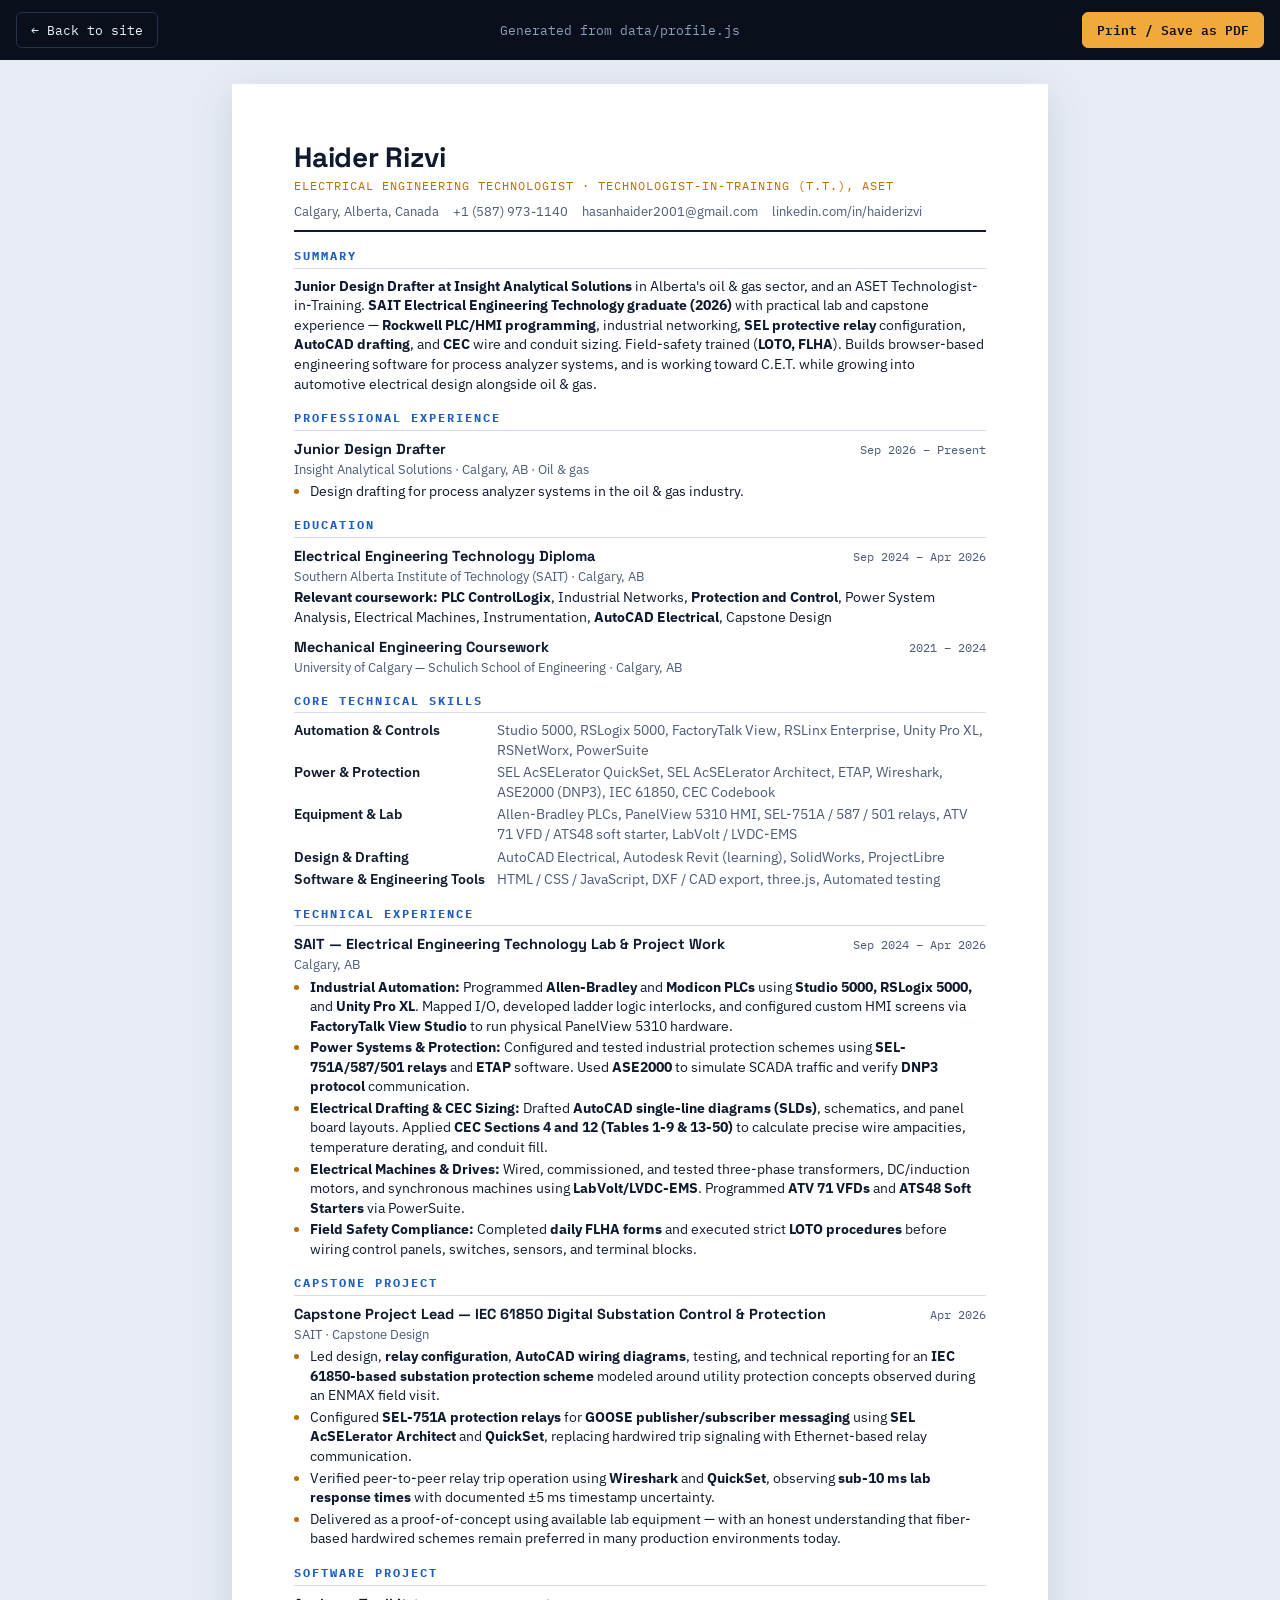
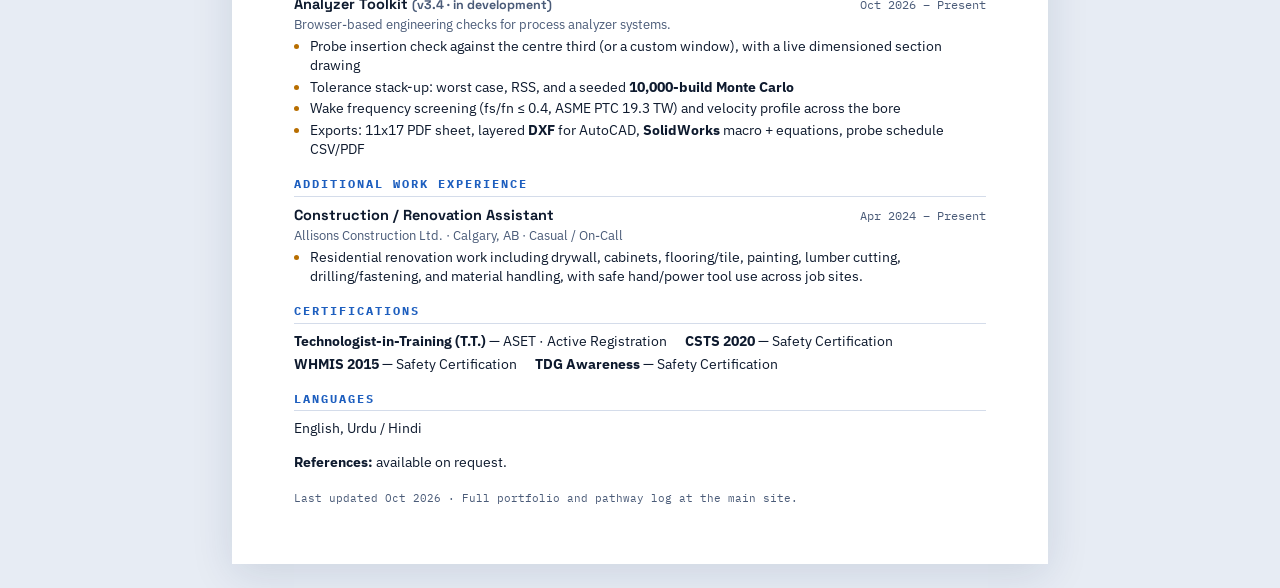
<file: resume.html>
<!DOCTYPE html>
<html lang="en">
<head>
<meta charset="UTF-8">
<meta name="viewport" content="width=device-width, initial-scale=1.0">
<title>Haider Rizvi — Resume</title>
<meta name="description" content="Resume — Haider Rizvi, Electrical Engineering Technologist (ASET T.T.), Calgary.">
<link rel="icon" href="data:image/svg+xml,%3Csvg xmlns='http://www.w3.org/2000/svg' viewBox='0 0 24 24'%3E%3Crect width='24' height='24' rx='5' fill='%230A0F1C'/%3E%3Cpath d='M13 3 5 14h6l-1 7 8-11h-6l1-7z' fill='%23F2A93B'/%3E%3C/svg%3E">
<link rel="preconnect" href="https://fonts.googleapis.com">
<link rel="preconnect" href="https://fonts.gstatic.com" crossorigin>
<link href="https://fonts.googleapis.com/css2?family=Space+Grotesk:wght@500;700&family=IBM+Plex+Mono:wght@400;500&family=IBM+Plex+Sans:wght@400;500;600&display=swap" rel="stylesheet">
<style>
:root{--ink:#0E1A2E; --muted:#4A5B78; --line:#D4DCEA; --accent:#B86E00; --blue:#1E5FBF; --desk:#E7ECF4;}
*{margin:0; padding:0; box-sizing:border-box;}
body{background:var(--desk); color:var(--ink); font-family:'IBM Plex Sans', sans-serif; font-size:13.5px; line-height:1.45;}
.toolbar{position:sticky; top:0; z-index:5; display:flex; justify-content:space-between; align-items:center; gap:10px; flex-wrap:wrap; padding:12px 16px; background:#0A0F1C; color:#EDF2FA; font-family:'IBM Plex Mono', monospace; font-size:12.5px;}
.toolbar a, .toolbar button{color:inherit; text-decoration:none; background:none; border:1px solid #24314C; padding:8px 14px; border-radius:6px; cursor:pointer; font:inherit;}
.toolbar .primary{background:#F2A93B; border-color:#F2A93B; color:#0A0F1C; font-weight:600;}
.toolbar .hint{color:#8CA0BE;}
.page{background:#fff; max-width:8.5in; margin:24px auto; padding:0.6in 0.65in; box-shadow:0 10px 40px rgba(20,40,80,.12);}
@media (max-width:700px){ .page{margin:0; padding:24px 16px; box-shadow:none;} }
header{border-bottom:2px solid var(--ink); padding-bottom:10px; margin-bottom:14px;}
h1{font-family:'Space Grotesk', sans-serif; font-size:28px; line-height:1.1; letter-spacing:-.3px;}
.role{font-family:'IBM Plex Mono', monospace; font-size:12px; color:var(--accent); letter-spacing:1px; text-transform:uppercase; margin-top:4px;}
.contact{display:flex; flex-wrap:wrap; gap:4px 14px; margin-top:8px; color:var(--muted); font-size:12.5px;}
.contact a{color:inherit; text-decoration:none;}
h2{font-family:'IBM Plex Mono', monospace; font-size:11.5px; letter-spacing:2px; text-transform:uppercase; color:var(--blue); border-bottom:1px solid var(--line); padding-bottom:3px; margin:16px 0 8px;}
.summary{color:var(--ink);}
.skills{display:grid; grid-template-columns:auto 1fr; gap:3px 12px;}
.skills dt{font-weight:600; white-space:nowrap;}
.skills dd{color:var(--muted);}
@media (max-width:600px){ .skills{grid-template-columns:1fr;} .skills dd{margin-bottom:6px;} }
.item{margin-bottom:10px; break-inside:avoid;}
.item-head{display:flex; justify-content:space-between; gap:12px; align-items:baseline; flex-wrap:wrap;}
.item-head h3{font-family:'Space Grotesk', sans-serif; font-size:14.5px; font-weight:700;}
.item-head .when{font-family:'IBM Plex Mono', monospace; font-size:11.5px; color:var(--muted); white-space:nowrap;}
.org{color:var(--muted); font-size:12.5px;}
.item p{margin-top:3px;}
ul{margin:4px 0 0 16px;}
li{margin-bottom:2px;}
li::marker{color:var(--accent);}
.certs{display:flex; flex-wrap:wrap; gap:4px 18px;}
.refs{margin-top:14px;}
.foot{margin-top:18px; font-size:11px; color:var(--muted); font-family:'IBM Plex Mono', monospace;}
@page{size:letter; margin:0.45in 0.5in;}
@media print{
  body{background:#fff; font-size:11.5px;}
  .toolbar{display:none;}
  .page{margin:0; padding:0; max-width:none; box-shadow:none;}
  h1{font-size:24px;}
  a{color:inherit;}
  .foot{display:none;}
}
</style>
</head>
<body>
<div class="toolbar">
  <a href="index.html">← Back to site</a>
  <span class="hint">Generated from data/profile.js</span>
  <button class="primary" type="button" onclick="window.print()">Print / Save as PDF</button>
</div>

<main class="page" id="resume">
  <noscript>Turn on JavaScript to view the resume.</noscript>
</main>

<script src="data/profile.js"></script>
<script src="assets/common.js"></script>
<script>
(() => {
  const P = window.PROFILE;
  const { esc, rich, fmtRange, byNewest } = window.Site;
  const log = P.log.filter((e) => e.resume !== false).sort(byNewest);
  const of = (type) => log.filter((e) => e.type === type);

  const head = (title, when, org) => `
      <div class="item-head"><h3>${title}</h3><span class="when">${esc(when)}</span></div>
      ${org ? `<div class="org">${org}</div>` : ""}`;
  const bullets = (list) => (list && list.length ? `<ul>${list.map((d) => `<li>${rich(d)}</li>`).join("")}</ul>` : "");
  const where = (e) => esc(e.org) + (e.location ? " · " + esc(e.location) : "");
  const section = (title, html) => (html ? `<h2>${title}</h2>${html}` : "");

  // Education: diploma/coursework lines (lab work is listed under Technical Experience)
  const education = of("education").map((e) => `
    <div class="item">
      ${head(esc(e.title), fmtRange(e), where(e))}
      ${e.coursework ? `<p><b>Relevant coursework:</b> ${rich(e.coursework)}</p>` : ""}
    </div>`).join("");

  // Technical experience: education entries that carry lab/project work
  const technical = of("education").filter((e) => e.experienceTitle && e.details?.length).map((e) => `
    <div class="item">${head(esc(e.experienceTitle), fmtRange(e), esc(e.location || ""))}${bullets(e.details)}</div>`).join("");

  const projects = of("project").filter((e) => e.id !== "analyzer-toolkit-log").map((e) => `
    <div class="item">${head(esc(e.title), fmtRange(e), where(e))}${bullets(e.details)}</div>`).join("");

  const software = P.software.map((s) => `
    <div class="item">
      ${head(`${esc(s.name)} <span class="org">(${esc(s.version)}${s.launched ? "" : " · in development"})</span>`,
             fmtRange({ start: s.start, end: s.status === "active" ? "present" : undefined }), rich(s.tagline))}
      ${bullets(s.features.slice(0, 4))}
    </div>`).join("");

  const workItem = (e) => `
    <div class="item">${head(esc(e.title), fmtRange(e), where(e))}${e.details?.length ? bullets(e.details) : e.summary ? `<ul><li>${rich(e.summary)}</li></ul>` : ""}</div>`;
  const professional = of("work").filter((e) => e.site !== false).map(workItem).join("");
  const additional = of("work").filter((e) => e.site === false).map(workItem).join("");

  document.getElementById("resume").innerHTML = `
    <header>
      <h1>${esc(P.name)}</h1>
      <div class="role">${esc(P.title)} · ${esc(P.designation)}</div>
      <div class="contact">
        <span>${esc(P.location)}</span>
        <a href="tel:${esc(P.phoneHref)}">${esc(P.phone)}</a>
        <a href="mailto:${esc(P.email)}">${esc(P.email)}</a>
        <a href="${esc(P.linkedin)}">${esc(P.linkedin.replace(/^https?:\/\//, ""))}</a>
      </div>
    </header>

    ${section("Summary", `<p class="summary">${rich(P.summary)}</p>`)}
    ${section("Professional Experience", professional)}
    ${section("Education", education)}
    ${section("Core Technical Skills", `<dl class="skills">${P.skills.map((g) =>
      `<dt>${esc(g.group)}</dt><dd>${g.items.map((s) => esc(s.name) + (s.learning ? " (learning)" : "")).join(", ")}</dd>`).join("")}</dl>`)}
    ${section("Technical Experience", technical)}
    ${section("Capstone Project", projects)}
    ${section("Software Project", software)}
    ${section("Additional Work Experience", additional)}
    ${section("Certifications", `<div class="certs">${P.certs.filter((c) => c.kind === "cert").map((c) =>
      `<span><b>${esc(c.name)}</b> — ${esc(c.issuer)}</span>`).join("")}</div>`)}
    ${section("Languages", `<p>${esc(P.languages)}</p>`)}
    <p class="refs"><b>References:</b> available on request.</p>

    <p class="foot">Last updated ${esc(window.Site.fmtDate(P.updated))} · Full portfolio and pathway log at the main site.</p>`;
})();
</script>
</body>
</html>
</file>
<file: assets/style.css>
/* ---------- TOKENS ---------- */
:root{
  --bg:#0A0F1C;
  --surface:#121B2E;
  --surface-2:#17223A;
  --line:#24314C;
  --blueprint:#2A72D5;
  --amber:#F2A93B;
  --cyan:#31E8D4;
  --green:#3EDC81;
  --text:#EDF2FA;
  --muted:#8CA0BE;
  --muted-2:#5C7093;
  --on-amber:#0A0F1C;
  --nav-bg:rgba(10,15,28,0.82);
  --grid-opacity:0.22;
  --shadow:0 20px 60px rgba(0,0,0,0.35);
  color-scheme:dark;
}
:root[data-theme="light"]{
  --bg:#F3F6FB;
  --surface:#FFFFFF;
  --surface-2:#EDF2F9;
  --line:#D4DCEA;
  --blueprint:#1E5FBF;
  --amber:#B86E00;
  --cyan:#0A8C80;
  --green:#17964F;
  --text:#0E1A2E;
  --muted:#4A5B78;
  --muted-2:#66789A;
  --on-amber:#FFFFFF;
  --nav-bg:rgba(243,246,251,0.86);
  --grid-opacity:0.55;
  --shadow:0 20px 50px rgba(20,40,80,0.10);
  color-scheme:light;
}

*{margin:0;padding:0;box-sizing:border-box;}
html{scroll-behavior:smooth; scroll-padding-top:80px;}
body{
  background:var(--bg);
  color:var(--text);
  font-family:'IBM Plex Sans', sans-serif;
  line-height:1.6;
  overflow-x:hidden;
  transition:background .3s ease, color .3s ease;
}
button{font:inherit; color:inherit;}
:focus-visible{outline:2px solid var(--cyan); outline-offset:3px; border-radius:4px;}
.muted{color:var(--muted);}
.muted-2{color:var(--muted-2);}
.sr-only{position:absolute; width:1px; height:1px; overflow:hidden; clip:rect(0 0 0 0); white-space:nowrap;}

.skip-link{position:absolute; left:-999px; top:8px; z-index:200; background:var(--amber); color:var(--on-amber); padding:8px 14px; border-radius:6px; font-family:'IBM Plex Mono', monospace; font-size:13px;}
.skip-link:focus{left:8px;}

.grid-bg{
  position:fixed; inset:0;
  background-image:
    linear-gradient(var(--line) 1px, transparent 1px),
    linear-gradient(90deg, var(--line) 1px, transparent 1px);
  background-size:48px 48px;
  opacity:var(--grid-opacity);
  pointer-events:none;
  z-index:0;
}
.glow-orb{position:fixed; border-radius:50%; filter:blur(90px); pointer-events:none; z-index:0;}
.glow-orb.one{width:480px; height:480px; top:-120px; right:-120px; background:radial-gradient(circle, rgba(42,114,213,0.28), transparent 70%);}
.glow-orb.two{width:420px; height:420px; bottom:10%; left:-140px; background:radial-gradient(circle, rgba(49,232,212,0.14), transparent 70%);}

.eyebrow{
  font-family:'IBM Plex Mono', monospace;
  font-size:12px;
  letter-spacing:2.5px;
  text-transform:uppercase;
  color:var(--amber);
}
h1,h2,h3,h4{font-family:'Space Grotesk', sans-serif; font-weight:700;}
a{color:inherit;}

/* ---------- NAV ---------- */
nav{
  position:fixed; top:0; left:0; right:0; z-index:100;
  display:flex; justify-content:space-between; align-items:center; gap:16px;
  padding:14px 6vw;
  background:var(--nav-bg);
  backdrop-filter:blur(12px);
  -webkit-backdrop-filter:blur(12px);
  border-bottom:1px solid var(--line);
}
.nav-name{font-family:'IBM Plex Mono', monospace; font-weight:600; font-size:15px; letter-spacing:1px; text-decoration:none;}
.nav-name span{color:var(--amber);}
.nav-links{display:flex; gap:22px; font-family:'IBM Plex Mono', monospace; font-size:12.5px;}
.nav-links a{text-decoration:none; color:var(--muted); transition:color .2s; position:relative; padding:4px 0;}
.nav-links a:hover{color:var(--cyan);}
.nav-links a.active{color:var(--text);}
.nav-links a.active::after{content:""; position:absolute; left:0; right:0; bottom:-2px; height:2px; background:var(--amber); border-radius:2px;}
.nav-actions{display:flex; align-items:center; gap:10px;}
.nav-resume{
  font-family:'IBM Plex Mono', monospace; font-size:12px; text-decoration:none;
  border:1px solid var(--amber); color:var(--amber); padding:6px 12px; border-radius:6px; transition:background .2s, color .2s;
}
.nav-resume:hover{background:var(--amber); color:var(--on-amber);}
.icon-btn{
  width:34px; height:34px; display:inline-flex; align-items:center; justify-content:center;
  background:var(--surface); border:1px solid var(--line); border-radius:7px; cursor:pointer; font-size:15px; transition:border-color .2s;
}
.icon-btn:hover{border-color:var(--cyan);}
.menu-btn{display:none;}
.scroll-progress{position:absolute; left:0; bottom:-1px; height:2px; width:0; background:linear-gradient(90deg, var(--blueprint), var(--amber), var(--cyan));}

@media (max-width:1060px){
  .menu-btn{display:inline-flex;}
  .nav-links{
    display:none; position:absolute; top:100%; left:0; right:0; flex-direction:column; gap:0;
    background:var(--bg); border-bottom:1px solid var(--line); padding:8px 6vw 16px;
  }
  .nav-links.open{display:flex;}
  .nav-links a{padding:12px 0; border-bottom:1px solid var(--line); font-size:14px;}
  .nav-links a.active::after{display:none;}
  .nav-links a.active{color:var(--amber);}
}

/* ---------- HERO ---------- */
.hero{
  position:relative; min-height:100vh; display:flex; align-items:center;
  padding:120px 6vw 60px; z-index:1;
}
.hero-grid{
  display:grid; grid-template-columns:1.1fr 0.9fr; gap:60px; align-items:center;
  max-width:1300px; margin:0 auto; width:100%;
}
@media (max-width:900px){ .hero-grid{grid-template-columns:1fr; gap:40px;} }

.hero h1{font-size:clamp(38px, 5.5vw, 68px); line-height:1.05; margin-bottom:18px; letter-spacing:-0.5px;}
.hero h1 .accent{
  background:linear-gradient(90deg, var(--amber), var(--cyan));
  -webkit-background-clip:text; background-clip:text; color:transparent;
}
.hero p.lede{font-size:18px; color:var(--muted); max-width:540px; margin-bottom:32px;}

.tt-badge{
  display:inline-flex; align-items:center; gap:10px;
  border:1px solid var(--blueprint); background:color-mix(in srgb, var(--blueprint) 8%, transparent);
  padding:8px 16px; border-radius:6px;
  font-family:'IBM Plex Mono', monospace; font-size:12.5px; letter-spacing:0.5px;
  margin-bottom:36px;
}
.tt-badge .dot{width:7px; height:7px; border-radius:50%; background:var(--amber); box-shadow:0 0 10px var(--amber); flex-shrink:0;}

.hero-ctas{display:flex; gap:14px; flex-wrap:wrap;}
.btn{
  display:inline-flex; align-items:center; gap:8px; cursor:pointer;
  font-family:'IBM Plex Mono', monospace; font-size:13px; letter-spacing:0.5px;
  padding:13px 24px; border-radius:6px; text-decoration:none; transition:all .2s ease; border:1px solid transparent; background:none;
}
.btn-sm{padding:9px 16px; font-size:12.5px;}
.btn-primary{background:var(--amber); color:var(--on-amber); font-weight:600;}
.btn-primary:hover:not(:disabled){filter:brightness(1.1); transform:translateY(-2px); box-shadow:0 8px 24px color-mix(in srgb, var(--amber) 30%, transparent);}
.btn-outline{border-color:var(--line); color:var(--text);}
.btn-outline:hover:not(:disabled){border-color:var(--cyan); color:var(--cyan);}
.btn:disabled{opacity:.45; cursor:not-allowed;}

/* ---------- SLD (interactive hero element) ---------- */
.sld-wrap{
  position:relative; background:var(--surface); border:1px solid var(--line); border-radius:12px;
  padding:28px 20px 20px; overflow:hidden; box-shadow:var(--shadow);
}
.sld-wrap::before{
  content:""; position:absolute; inset:-1px; border-radius:12px; padding:1px;
  background:linear-gradient(120deg, rgba(42,114,213,0.5), transparent 40%, transparent 60%, rgba(49,232,212,0.35));
  -webkit-mask:linear-gradient(#fff 0 0) content-box, linear-gradient(#fff 0 0);
  -webkit-mask-composite:xor; mask-composite:exclude;
  pointer-events:none;
}
.sld-label{
  font-family:'IBM Plex Mono', monospace; font-size:11px; color:var(--muted-2); gap:10px;
  letter-spacing:1.5px; text-transform:uppercase; margin-bottom:14px; display:flex; justify-content:space-between;
}
.sld-label .live{color:var(--green); white-space:nowrap;}
.sld-label .live.trip{color:var(--amber);}
svg#sld{width:100%; height:auto; display:block;}
.relay-box{fill:var(--surface-2); stroke:var(--muted-2); stroke-width:1.2;}
.relay-label{font-family:'IBM Plex Mono', monospace; font-size:10px; fill:var(--muted); letter-spacing:0.5px;}
.relay-label.strong{fill:var(--text); font-weight:600;}
.goose-text{fill:var(--blueprint);}
.wire-sym{fill:none; stroke:var(--muted-2); stroke-width:1.4;}
.bus-line{stroke:var(--muted-2); stroke-width:2; fill:none;}
.bus-line.thin{stroke-width:1.4;}
.goose-line{stroke:var(--blueprint); stroke-width:1.6; fill:none; stroke-dasharray:6 5; animation:dashflow 1.2s linear infinite;}
@keyframes dashflow{to{stroke-dashoffset:-22;}}
.trip-wire{fill:none; stroke:var(--muted-2); stroke-width:1.2; stroke-dasharray:3 3;}
.pulse{fill:var(--amber); opacity:0; filter:drop-shadow(0 0 4px var(--amber));}
.heartbeat{fill:var(--blueprint); opacity:0;}
.status-dot{fill:var(--green); transition:fill .2s;}
.fault-bolt{fill:var(--amber); opacity:0;}
.trip-ring{fill:none; stroke:var(--amber); stroke-width:2; opacity:0;}
.breaker-blade{stroke:var(--green); stroke-width:3; stroke-linecap:round; transform-box:view-box; transform-origin:340px 114px; transition:transform .25s cubic-bezier(.3,1.6,.6,1), stroke .2s;}
.brk-state{fill:var(--green); font-weight:600;}

#sld.faulted .pub-dot{fill:var(--amber);}
#sld.faulted .fault-bolt{animation:boltflash .5s ease-in-out 3;}
#sld.faulted .trip-wire{stroke:var(--amber);}
#sld.tripped .sub-dot{fill:var(--amber);}
#sld.tripped .trip-ring{animation:ring 1s ease-out 2;}
#sld.tripped .breaker-blade{transform:rotate(-38deg); stroke:var(--amber);}
#sld.tripped .brk-state{fill:var(--amber);}
@keyframes boltflash{0%,100%{opacity:0;} 50%{opacity:1;}}
@keyframes ring{0%{opacity:1; transform:scale(.6);} 100%{opacity:0; transform:scale(1.8);}}
.trip-ring{transform-box:fill-box; transform-origin:center;}

.sld-controls{display:flex; gap:10px; margin-top:14px; flex-wrap:wrap;}
.sld-readout{
  margin-top:12px; font-family:'IBM Plex Mono', monospace; font-size:12px; padding:9px 12px; border-radius:6px;
  background:var(--surface-2); border-left:2px solid var(--green); color:var(--text); min-height:38px;
}
.sld-readout.warn{border-left-color:var(--amber);}
.sld-readout.ok{border-left-color:var(--amber); color:var(--amber);}
.sld-caption{font-family:'IBM Plex Mono', monospace; font-size:11px; color:var(--muted-2); margin-top:12px; line-height:1.6;}
.sld-caption b{color:var(--muted);}

/* ---------- SECTIONS ---------- */
main{display:block;}
section{position:relative; z-index:1; padding:100px 6vw;}
.section-inner{max-width:1100px; margin:0 auto;}
.section-head{margin-bottom:44px;}
.section-head .eyebrow{margin-bottom:12px; display:block;}
.section-head h2{font-size:clamp(28px,3.4vw,40px); line-height:1.15;}
.section-head p{color:var(--muted); max-width:620px; margin-top:14px; font-size:16px;}
@media (max-width:600px){ section{padding:72px 16px;} .hero{padding:110px 16px 50px;} nav{padding:12px 16px;} }

/* ---------- ABOUT ---------- */
.about-grid{display:grid; grid-template-columns:1fr 1fr; gap:60px;}
@media (max-width:820px){ .about-grid{grid-template-columns:1fr; gap:32px;} }
.about-text p{color:var(--muted); font-size:16.5px; margin-bottom:18px;}
.about-text b{color:var(--text);}
.spec-list{display:flex; flex-direction:column; border-top:1px solid var(--line);}
.spec-row{display:flex; justify-content:space-between; gap:16px; padding:16px 0; border-bottom:1px solid var(--line); font-family:'IBM Plex Mono', monospace; font-size:13.5px;}
.spec-row .k{color:var(--muted-2); flex-shrink:0;}
.spec-row .v{color:var(--text); text-align:right;}

.stats-row{display:grid; grid-template-columns:repeat(4,1fr); gap:1px; background:var(--line); border:1px solid var(--line); border-radius:12px; overflow:hidden; margin-top:56px;}
@media (max-width:760px){ .stats-row{grid-template-columns:1fr 1fr;} }
.stat{background:var(--surface); padding:24px 22px;}
.stat .num{font-family:'Space Grotesk', sans-serif; font-size:34px; font-weight:700; line-height:1.1; font-variant-numeric:tabular-nums;}
.stat .num small{font-size:18px; color:var(--muted-2); font-weight:500;}
.stat .lbl{font-family:'IBM Plex Mono', monospace; font-size:11px; color:var(--muted-2); text-transform:uppercase; letter-spacing:0.8px; margin-top:6px;}

/* ---------- JOURNEY ---------- */
.journey-track{position:relative; display:flex; overflow-x:auto; padding-bottom:12px;}
.journey-track::-webkit-scrollbar{height:6px;}
.journey-track::-webkit-scrollbar-thumb{background:var(--line); border-radius:3px;}
.j-node{flex:1 1 0; min-width:150px; position:relative; padding:0 18px 0 0;}
.j-node .j-line{position:absolute; top:19px; left:0; right:-18px; height:2px; background:linear-gradient(90deg, var(--muted-2), var(--line));}
.j-dot{
  width:38px; height:38px; border-radius:50%; display:flex; align-items:center; justify-content:center;
  background:var(--surface); border:2px solid var(--muted-2); margin-bottom:20px; position:relative; z-index:2; font-size:17px;
}
.j-node.done .j-dot{border-color:var(--cyan); box-shadow:0 0 14px color-mix(in srgb, var(--cyan) 35%, transparent);}
.j-node.now .j-dot{border-color:var(--amber); box-shadow:0 0 14px color-mix(in srgb, var(--amber) 40%, transparent);}
.j-node.next .j-dot{border-color:var(--muted-2); border-style:dashed;}
.j-tag{font-family:'IBM Plex Mono', monospace; font-size:10.5px; letter-spacing:1px; text-transform:uppercase; color:var(--muted-2); margin-bottom:6px;}
.j-node.done .j-tag{color:var(--cyan);}
.j-node.now .j-tag{color:var(--amber);}
.j-node h4{font-size:16.5px; margin-bottom:8px;}
.j-node p{font-size:13.5px; color:var(--muted); padding-right:10px;}

/* ---------- SKILLS ---------- */
.skills-groups{display:flex; flex-direction:column; gap:40px;}
.skill-group-title{font-family:'IBM Plex Mono', monospace; font-size:12px; letter-spacing:1.5px; text-transform:uppercase; margin-bottom:18px; color:var(--chip-c);}
.chip-row{display:flex; flex-wrap:wrap; gap:10px;}
.chip{
  display:inline-flex; align-items:center; gap:9px; border:1px solid var(--line); background:var(--surface);
  padding:9px 14px 9px 10px; border-radius:7px; font-size:13.5px; cursor:pointer; user-select:none; transition:border-color .15s, background .15s, transform .15s;
}
.chip .icon{width:20px; height:20px; flex-shrink:0; color:var(--chip-c);}
.chip:hover{border-color:var(--chip-c); transform:translateY(-1px);}
.chip.active{border-color:var(--amber); background:color-mix(in srgb, var(--amber) 9%, var(--surface));}
.chip.learning{border-style:dashed; border-color:var(--muted-2); color:var(--muted);}
.chip.learning .icon{color:var(--muted);}
.chip.learning::after{content:"learning"; font-family:'IBM Plex Mono', monospace; font-size:10px; color:var(--amber); margin-left:2px;}
.chip .uses{font-family:'IBM Plex Mono', monospace; font-size:10.5px; color:var(--muted-2); background:var(--surface-2); padding:1px 6px; border-radius:10px;}
.skill-caption{
  margin-top:14px; font-family:'IBM Plex Mono', monospace; font-size:12.5px; color:var(--amber);
  border-left:2px solid var(--amber); padding-left:12px; display:none;
}
.skill-caption.show{display:block; animation:fadein .25s ease;}
.skill-caption .used-in{margin-top:6px; color:var(--muted); display:flex; flex-wrap:wrap; gap:6px 12px; align-items:center;}
.skill-caption .used-in a{color:var(--cyan); cursor:pointer; text-decoration:underline; text-underline-offset:3px;}
@keyframes fadein{from{opacity:0; transform:translateY(-3px);} to{opacity:1; transform:none;}}

/* ---------- CAPSTONE ---------- */
.capstone-card{border:1px solid var(--line); background:var(--surface); border-radius:12px; padding:44px; position:relative; overflow:hidden;}
@media (max-width:700px){ .capstone-card{padding:26px 20px;} }
.capstone-card::before{content:""; position:absolute; top:0; left:0; right:0; height:3px; background:linear-gradient(90deg, var(--blueprint), var(--amber), var(--cyan));}
.capstone-top{display:flex; justify-content:space-between; align-items:flex-start; flex-wrap:wrap; gap:16px; margin-bottom:24px;}
.capstone-top h3{font-size:24px;}
.metric-row{display:grid; grid-template-columns:repeat(3,1fr); gap:20px; margin:32px 0;}
@media (max-width:700px){ .metric-row{grid-template-columns:1fr;} }
.metric{border-left:2px solid var(--amber); padding-left:16px;}
.metric .num{font-family:'Space Grotesk',sans-serif; font-size:28px; font-weight:700;}
.metric .lbl{font-family:'IBM Plex Mono', monospace; font-size:11.5px; color:var(--muted-2); text-transform:uppercase; letter-spacing:0.5px; margin-top:4px;}
.capstone-list, .bullet-list{list-style:none;}
.capstone-list{margin-top:24px;}
.capstone-list li, .bullet-list li{padding:10px 0 10px 24px; border-bottom:1px solid var(--line); position:relative; color:var(--muted); font-size:15px;}
.capstone-list li:last-child, .bullet-list li:last-child{border-bottom:none;}
.capstone-list li::before, .bullet-list li::before{content:"›"; position:absolute; left:4px; color:var(--amber); font-weight:700;}
.capstone-list b, .bullet-list b{color:var(--text);}

.toggle-btn{
  display:inline-flex; align-items:center; gap:8px; background:none; border:1px solid var(--line); color:var(--blueprint);
  font-family:'IBM Plex Mono', monospace; font-size:12.5px; padding:10px 16px; border-radius:6px; cursor:pointer; margin-top:4px; transition:border-color .2s;
}
.toggle-btn:hover{border-color:var(--blueprint);}
.toggle-btn .chevron{transition:transform .25s ease;}
.toggle-btn[aria-expanded="true"] .chevron{transform:rotate(180deg);}
.capstone-hidden{display:grid; grid-template-rows:0fr; transition:grid-template-rows .35s ease;}
.capstone-hidden > *{overflow:hidden;}
.capstone-hidden.open{grid-template-rows:1fr;}

/* ---------- SOFTWARE ---------- */
.sw-card{border:1px solid var(--line); background:var(--surface); border-radius:12px; overflow:hidden; display:grid; grid-template-columns:minmax(0,1.25fr) minmax(0,0.75fr);}
@media (max-width:860px){ .sw-card{grid-template-columns:minmax(0,1fr);} }
.sw-main, .sw-side, .log-card, .goal, .lesson{min-width:0;}
.sw-desc, .sw-tagline, .bullet-list li, .lesson dd{overflow-wrap:anywhere;}
.sw-main{padding:36px;}
.sw-side{padding:36px; background:var(--surface-2); border-left:1px solid var(--line);}
@media (max-width:860px){ .sw-side{border-left:none; border-top:1px solid var(--line);} }
@media (max-width:600px){ .sw-main, .sw-side{padding:24px 20px;} }
.sw-head{display:flex; align-items:center; gap:12px; flex-wrap:wrap; margin-bottom:8px;}
.sw-head h3{font-size:26px;}
.sw-tagline{color:var(--text); font-size:16px; margin-bottom:12px;}
.sw-desc{color:var(--muted); font-size:15px; margin-bottom:18px;}
.pill{font-family:'IBM Plex Mono', monospace; font-size:10.5px; letter-spacing:0.8px; text-transform:uppercase; padding:3px 9px; border-radius:20px; border:1px solid var(--line); color:var(--muted); white-space:nowrap;}
.pill.amber{border-color:var(--amber); color:var(--amber);}
.pill.cyan{border-color:var(--cyan); color:var(--cyan);}
.pill.blue{border-color:var(--blueprint); color:var(--blueprint);}
.pill.green{border-color:var(--green); color:var(--green);}
.side-title{font-family:'IBM Plex Mono', monospace; font-size:11px; letter-spacing:1.5px; text-transform:uppercase; color:var(--muted-2); margin:0 0 12px;}
.side-title + * {margin-bottom:26px;}
.tag-row{display:flex; flex-wrap:wrap; gap:6px;}
.tag{
  font-family:'IBM Plex Mono', monospace; font-size:11.5px; padding:4px 9px; border-radius:5px;
  background:var(--surface-2); border:1px solid var(--line); color:var(--muted); cursor:pointer; transition:border-color .15s, color .15s;
}
.sw-side .tag{background:var(--surface);}
.tag:hover{border-color:var(--cyan); color:var(--cyan);}
.sw-repo{font-family:'IBM Plex Mono', monospace; font-size:12px; color:var(--muted-2); margin-top:4px;}
.sw-repo a{color:var(--cyan);}

.ms-list{list-style:none; display:flex; flex-direction:column; gap:8px;}
.ms-list li{display:flex; align-items:flex-start; gap:10px; font-size:14px; color:var(--muted);}
.ms-list li.done{color:var(--text);}
.ms-check{
  width:18px; height:18px; flex-shrink:0; margin-top:2px; border-radius:50%; border:1.5px solid var(--muted-2);
  display:inline-flex; align-items:center; justify-content:center; font-size:11px; line-height:1;
}
.ms-list li.done .ms-check{background:var(--cyan); border-color:var(--cyan); color:var(--bg);}
.ms-list li.active .ms-check{border-color:var(--amber); border-style:dashed; animation:spin 6s linear infinite;}
.ms-list li.active{color:var(--text);}
.ms-list li.active::after{content:"in progress"; font-family:'IBM Plex Mono', monospace; font-size:10px; color:var(--amber); margin-left:auto; padding-left:8px; white-space:nowrap; margin-top:3px;}
@keyframes spin{to{transform:rotate(360deg);}}

/* ---------- FILTERS ---------- */
.filter-row{display:flex; flex-wrap:wrap; gap:8px; margin-bottom:26px;}
.filter{
  font-family:'IBM Plex Mono', monospace; font-size:12px; letter-spacing:0.4px; cursor:pointer;
  padding:7px 14px; border-radius:20px; border:1px solid var(--line); background:var(--surface); color:var(--muted); transition:all .15s;
}
.filter:hover{border-color:var(--cyan); color:var(--text);}
.filter[aria-pressed="true"]{background:var(--amber); border-color:var(--amber); color:var(--on-amber); font-weight:600;}
.filter .count{opacity:.7; margin-left:4px;}

/* ---------- LOGBOOK ---------- */
.log-list{position:relative; padding-left:28px;}
.log-list::before{content:""; position:absolute; left:8px; top:8px; bottom:8px; width:2px; background:linear-gradient(var(--amber), var(--blueprint) 40%, var(--line));}
.log-entry{position:relative; margin-bottom:14px; animation:fadein .3s ease;}
.log-entry[hidden]{display:none;}
.log-dot{position:absolute; left:-26px; top:24px; width:14px; height:14px; border-radius:50%; background:var(--bg); border:2px solid var(--type-c, var(--muted-2));}
.log-entry.ongoing .log-dot{background:var(--type-c); box-shadow:0 0 0 0 var(--type-c); animation:beacon 2s ease-out infinite;}
@keyframes beacon{0%{box-shadow:0 0 0 0 color-mix(in srgb, var(--type-c) 60%, transparent);} 100%{box-shadow:0 0 0 10px transparent;}}
.log-card{border:1px solid var(--line); background:var(--surface); border-radius:10px; overflow:hidden; transition:border-color .2s;}
.log-entry.open .log-card, .log-card:hover{border-color:color-mix(in srgb, var(--type-c) 60%, var(--line));}
.log-entry.flash .log-card{animation:flash 1.4s ease;}
@keyframes flash{0%,100%{box-shadow:none;} 30%{box-shadow:0 0 0 3px color-mix(in srgb, var(--amber) 50%, transparent);}}
.log-head{width:100%; display:flex; justify-content:space-between; align-items:flex-start; gap:16px; padding:18px 20px; background:none; border:none; cursor:pointer; text-align:left;}
.log-meta{display:flex; flex-wrap:wrap; align-items:center; gap:8px 10px; font-family:'IBM Plex Mono', monospace; font-size:11.5px; color:var(--muted-2); margin-bottom:6px;}
.log-meta .pill{color:var(--type-c); border-color:var(--type-c);}
.log-head h4{font-size:17px; line-height:1.3;}
.log-org{font-size:14px; color:var(--muted); margin-top:2px;}
.log-head .chevron{font-family:'IBM Plex Mono', monospace; color:var(--muted-2); font-size:20px; transition:transform .25s ease; flex-shrink:0; line-height:1;}
.log-entry.open .chevron{transform:rotate(45deg); color:var(--amber);}
.log-body{padding:16px 20px 20px; border-top:1px solid var(--line); color:var(--muted); font-size:15px;}
.log-body .bullet-list{margin-top:8px;}
.log-body .tag-row{margin-top:14px;}
.log-empty{color:var(--muted-2); font-family:'IBM Plex Mono', monospace; font-size:13px; padding:20px 0;}

.type-work{--type-c:var(--amber);}
.type-education{--type-c:var(--cyan);}
.type-project{--type-c:var(--blueprint);}
.type-milestone{--type-c:var(--green);}

/* ---------- LESSONS ---------- */
.lesson-grid{display:grid; grid-template-columns:repeat(2,1fr); gap:16px;}
@media (max-width:760px){ .lesson-grid{grid-template-columns:1fr;} }
.lesson{border:1px solid var(--line); background:var(--surface); border-radius:10px; padding:22px; display:flex; flex-direction:column; gap:12px; animation:fadein .3s ease;}
.lesson[hidden]{display:none;}
.lesson-top{display:flex; justify-content:space-between; gap:10px; align-items:center; font-family:'IBM Plex Mono', monospace; font-size:11.5px; color:var(--muted-2);}
.lesson h4{font-size:17px; line-height:1.3;}
.lesson dl{display:grid; grid-template-columns:auto 1fr; gap:6px 12px; font-size:14px;}
.lesson dt{font-family:'IBM Plex Mono', monospace; font-size:10.5px; letter-spacing:1px; text-transform:uppercase; padding-top:3px;}
.lesson dt.p{color:var(--amber);}
.lesson dt.f{color:var(--cyan);}
.lesson dd{color:var(--muted);}
.lesson .takeaway{margin-top:auto; border-left:2px solid var(--blueprint); padding:4px 0 4px 12px; font-size:14px; font-style:italic; color:var(--text);}

/* ---------- ROADMAP ---------- */
.bar{height:8px; background:var(--surface-2); border:1px solid var(--line); border-radius:6px; overflow:hidden; display:block;}
.bar > span{display:block; height:100%; width:0; background:linear-gradient(90deg, var(--blueprint), var(--cyan)); border-radius:6px; transition:width 1.1s cubic-bezier(.2,.8,.2,1);}
.goal-progress{display:flex; align-items:center; gap:12px; font-family:'IBM Plex Mono', monospace; font-size:11.5px; color:var(--muted-2);}
.goal-progress .bar{flex:1;}

.track-row{display:grid; grid-template-columns:repeat(5, minmax(0,1fr)); gap:12px; margin-bottom:18px;}
@media (max-width:1000px){ .track-row{grid-template-columns:repeat(2, minmax(0,1fr));} .track-card.clock{grid-column:1 / -1;} }
.track-card{
  display:flex; flex-direction:column; gap:6px; text-align:left; cursor:pointer;
  background:var(--surface); border:1px solid var(--line); border-top:3px solid var(--tc); border-radius:10px; padding:16px; transition:border-color .2s, transform .2s;
}
.track-card:hover{transform:translateY(-2px);}
.track-card[aria-pressed="true"]{border-color:var(--tc); box-shadow:0 0 0 1px var(--tc) inset;}
.track-card.clock{cursor:default; background:color-mix(in srgb, var(--amber) 6%, var(--surface));}
.track-card.clock:hover{transform:none;}
.track-name{font-family:'Space Grotesk', sans-serif; font-weight:700; font-size:16px;}
.track-blurb{font-size:12.5px; color:var(--muted); min-height:2.6em;}
.track-card .bar > span{background:var(--tc);}
.track-meta{font-family:'IBM Plex Mono', monospace; font-size:10.5px; color:var(--muted-2); letter-spacing:.4px;}
.rm-filter{font-family:'IBM Plex Mono', monospace; font-size:12px; color:var(--muted); margin:0 0 14px;}
.rm-filter b{color:var(--text);}
.rm-filter button{background:none; border:none; color:var(--cyan); cursor:pointer; text-decoration:underline; text-underline-offset:3px; font:inherit;}

.phases{position:relative; padding-left:28px;}
.phases::before{content:""; position:absolute; left:8px; top:10px; bottom:10px; width:2px; background:linear-gradient(var(--cyan), var(--amber) 30%, var(--line));}
.phase{margin-bottom:28px;}
.phase[hidden]{display:none;}
.phase-head{display:flex; align-items:baseline; gap:12px; margin-bottom:12px; position:relative;}
.phase-dot{position:absolute; left:-26px; top:6px; width:14px; height:14px; border-radius:50%; background:var(--bg); border:2px solid var(--muted-2);}
.phase-done .phase-dot{background:var(--cyan); border-color:var(--cyan);}
.phase-now .phase-dot{border-color:var(--amber); background:var(--amber); animation:beacon 2s ease-out infinite; --type-c:var(--amber);}
.phase-head h3{font-size:20px;}
.phase-sub{font-family:'IBM Plex Mono', monospace; font-size:12px; color:var(--muted-2); letter-spacing:.5px;}
.phase-grid{display:grid; grid-template-columns:repeat(3, minmax(0,1fr)); gap:12px;}
@media (max-width:900px){ .phase-grid{grid-template-columns:repeat(2, minmax(0,1fr));} }
@media (max-width:600px){ .phase-grid{grid-template-columns:minmax(0,1fr);} .phases{padding-left:24px;} }
.rm{
  display:flex; flex-direction:column; gap:8px; background:var(--surface); border:1px solid var(--line); border-left:3px solid var(--tc);
  border-radius:10px; padding:16px; min-width:0; animation:fadein .3s ease;
}
.rm[hidden]{display:none;}
.rm.done{opacity:.85;}
.rm.active{border-color:color-mix(in srgb, var(--amber) 50%, var(--line)); border-left-color:var(--tc);}
.rm-top{display:flex; justify-content:space-between; align-items:center; gap:8px;}
.rm-track{font-family:'IBM Plex Mono', monospace; font-size:10.5px; letter-spacing:1px; text-transform:uppercase; color:var(--tc);}
.rm h4{font-size:15.5px; line-height:1.3;}
.rm p{font-size:13.5px; color:var(--muted); overflow-wrap:anywhere;}
.rm-foot{display:flex; justify-content:space-between; gap:8px; flex-wrap:wrap; margin-top:auto; font-family:'IBM Plex Mono', monospace; font-size:11px; color:var(--muted-2);}
.rm-ev{color:var(--text); background:var(--surface-2); border:1px solid var(--line); border-radius:4px; padding:0 6px;}

/* ---------- EDUCATION ---------- */
.cert-grid{display:grid; grid-template-columns:repeat(3, 1fr); gap:18px;}
@media (max-width:760px){ .cert-grid{grid-template-columns:1fr 1fr;} }
@media (max-width:500px){ .cert-grid{grid-template-columns:1fr;} }
.cert-card{border:1px solid var(--line); background:var(--surface); border-radius:10px; padding:20px; transition:transform .2s, border-color .2s;}
.cert-card:hover{transform:translateY(-2px); border-color:var(--blueprint);}
.cert-card .name{font-weight:600; font-size:14.5px; margin-bottom:4px;}
.cert-card .issuer{font-family:'IBM Plex Mono', monospace; font-size:11.5px; color:var(--muted-2);}
.cert-card.featured{border-color:var(--amber); background:color-mix(in srgb, var(--amber) 6%, var(--surface));}

/* ---------- CONTACT ---------- */
.contact-card{border:1px solid var(--line); background:var(--surface); border-radius:12px; padding:52px; text-align:center; position:relative; overflow:hidden;}
@media (max-width:600px){ .contact-card{padding:32px 18px;} }
.contact-card::before{content:""; position:absolute; top:-40%; left:50%; transform:translateX(-50%); width:600px; max-width:100%; height:300px; background:radial-gradient(ellipse, rgba(49,232,212,0.10), transparent 65%); pointer-events:none;}
.contact-card h2{font-size:clamp(26px,3.5vw,38px); margin-bottom:16px; line-height:1.2;}
.contact-card p{color:var(--muted); margin-bottom:32px;}
.contact-links{display:flex; gap:12px; justify-content:center; flex-wrap:wrap; position:relative;}
.contact-links .btn{max-width:100%; overflow-wrap:anywhere;}

footer{padding:32px 6vw; text-align:center; font-family:'IBM Plex Mono', monospace; font-size:12px; color:var(--muted-2); border-top:1px solid var(--line); position:relative; z-index:1;}
footer a{color:var(--muted);}

.toast{
  position:fixed; left:50%; bottom:24px; transform:translate(-50%, 20px); z-index:300; opacity:0; pointer-events:none;
  background:var(--text); color:var(--bg); font-family:'IBM Plex Mono', monospace; font-size:13px; padding:10px 18px; border-radius:8px;
  transition:opacity .2s, transform .2s;
}
.toast.show{opacity:1; transform:translate(-50%, 0);}
.noscript{position:fixed; bottom:0; left:0; right:0; z-index:300; background:var(--amber); color:var(--on-amber); padding:10px; text-align:center; font-size:14px;}

.reveal{opacity:0; transform:translateY(18px); transition:opacity .6s ease, transform .6s ease;}
.reveal.in{opacity:1; transform:none;}

@media (prefers-reduced-motion: reduce){
  html{scroll-behavior:auto;}
  *, *::before, *::after{animation-duration:.01ms !important; animation-iteration-count:1 !important; transition-duration:.01ms !important;}
  .reveal{opacity:1; transform:none;}
  .goose-line{animation:none;}
}

/* ---------- KEYBOARD / PALETTE ---------- */
kbd{font-family:'IBM Plex Mono', monospace; font-size:10.5px; padding:1px 6px; border-radius:4px; border:1px solid var(--line); border-bottom-width:2px; background:var(--surface-2); color:var(--muted);}
.palette-btn{
  display:inline-flex; align-items:center; gap:10px; height:34px; padding:0 8px 0 12px; cursor:pointer;
  background:var(--surface); border:1px solid var(--line); border-radius:7px; color:var(--muted-2);
  font-family:'IBM Plex Mono', monospace; font-size:12px; transition:border-color .2s, color .2s;
}
.palette-btn:hover{border-color:var(--cyan); color:var(--text);}
@media (max-width:600px){ .palette-btn span, .palette-btn kbd{display:none;} .palette-btn{padding:0; width:34px; justify-content:center;} .palette-btn::before{content:"⌕"; font-size:17px;} .nav-resume{display:none;} }
.kbd-hint{margin-top:22px; font-family:'IBM Plex Mono', monospace; font-size:11.5px; color:var(--muted-2);}
@media (hover:none){ .kbd-hint{display:none;} }

.palette{
  margin:12vh auto auto; width:min(620px, calc(100% - 32px)); padding:0; border:1px solid var(--line); border-radius:12px;
  background:var(--surface); color:var(--text); box-shadow:0 30px 80px rgba(0,0,0,.45);
}
.palette::backdrop{background:rgba(5,8,16,.55); backdrop-filter:blur(3px);}
.palette[open]{animation:fadein .18s ease;}
.palette input{
  width:100%; padding:18px 20px; background:transparent; border:none; border-bottom:1px solid var(--line);
  color:var(--text); font:15px 'IBM Plex Sans', sans-serif; outline:none;
}
.palette ul{list-style:none; max-height:50vh; overflow:auto; padding:6px;}
.palette li{display:flex; justify-content:space-between; align-items:center; gap:12px; padding:10px 14px; border-radius:7px; cursor:pointer; font-size:14px; color:var(--muted);}
.palette li[aria-selected="true"], .palette li:hover{background:var(--surface-2); color:var(--text);}
.palette li[aria-selected="true"]{box-shadow:inset 2px 0 0 var(--amber);}
.palette li.pal-empty{cursor:default; color:var(--muted-2);}
.palette-foot{display:flex; gap:16px; padding:10px 16px; border-top:1px solid var(--line); font-size:11.5px; color:var(--muted-2); font-family:'IBM Plex Mono', monospace;}
.palette-foot kbd{margin-right:3px;}

/* ---------- HERO TYPEWRITER ---------- */
.typer-line{font-family:'IBM Plex Mono', monospace; font-size:15px; color:var(--muted); margin:-4px 0 18px; min-height:24px;}
.typer-line .prompt{color:var(--amber); margin-right:4px;}
.typer{color:var(--cyan);}
.caret{color:var(--cyan); animation:blink 1s steps(1) infinite; margin-left:1px;}
@keyframes blink{50%{opacity:0;}}

/* ---------- CURSOR SPOTLIGHT ---------- */
.spot{position:relative; isolation:isolate;}
.spot::after{
  content:""; position:absolute; inset:0; border-radius:inherit; pointer-events:none; z-index:-1; opacity:0; transition:opacity .25s;
  background:radial-gradient(360px circle at var(--mx, 50%) var(--my, 50%), color-mix(in srgb, var(--cyan) 9%, transparent), transparent 60%);
}
.spot:hover::after{opacity:1;}

/* ---------- SOFTWARE: in-development product ---------- */
.sw-banner{
  grid-column:1 / -1; display:flex; align-items:center; gap:10px; padding:10px 36px;
  font-family:'IBM Plex Mono', monospace; font-size:11.5px; letter-spacing:1.2px; text-transform:uppercase; color:var(--amber);
  background:repeating-linear-gradient(-45deg, color-mix(in srgb, var(--amber) 10%, transparent) 0 12px, transparent 12px 24px);
  border-bottom:1px solid color-mix(in srgb, var(--amber) 35%, var(--line));
}
@media (max-width:600px){ .sw-banner{padding:10px 20px; letter-spacing:.6px;} }
.sw-banner-dot{width:8px; height:8px; border-radius:50%; background:var(--amber); animation:pulse-dot 1.6s ease-in-out infinite; flex-shrink:0;}
@keyframes pulse-dot{50%{opacity:.3;}}
.sw-tabs{display:flex; gap:4px; border-bottom:1px solid var(--line); margin-bottom:12px;}
.sw-tab{background:none; border:none; border-bottom:2px solid transparent; padding:8px 14px; cursor:pointer; font-family:'IBM Plex Mono', monospace; font-size:12.5px; color:var(--muted-2); margin-bottom:-1px;}
.sw-tab:hover{color:var(--text);}
.sw-tab[aria-selected="true"]{color:var(--amber); border-bottom-color:var(--amber);}
.term{border:1px solid var(--line); border-radius:8px; overflow:hidden; background:#070B14;}
.term-bar{display:flex; align-items:center; gap:6px; padding:8px 12px; background:#0F1626; border-bottom:1px solid #1C2740; font-family:'IBM Plex Mono', monospace; font-size:11px; color:#5C7093;}
.term-bar i{width:9px; height:9px; border-radius:50%; background:#24314C;}
.term-bar i:nth-child(1){background:#FF5F56;} .term-bar i:nth-child(2){background:#FFBD2E;} .term-bar i:nth-child(3){background:#27C93F;}
.term-bar span{margin-left:8px; flex:1; overflow:hidden; text-overflow:ellipsis; white-space:nowrap;}
.term-replay{background:none; border:1px solid #24314C; color:#8CA0BE; border-radius:5px; padding:2px 8px; cursor:pointer; font-size:11px;}
.term-replay:hover{color:#31E8D4; border-color:#31E8D4;}
.term-body{margin:0; padding:14px 16px; min-height:196px; max-height:260px; overflow:auto; font:12px/1.75 'IBM Plex Mono', monospace; color:#B8C6DC; white-space:pre-wrap;}
.t-v{color:#F2A93B;} .t-d{color:#5C7093;} .t-ok{color:#3EDC81;}
.t-cursor{color:#31E8D4; animation:blink 1s steps(1) infinite;}
.sw-note{margin-top:18px; font-size:13.5px; color:var(--muted); border-left:2px solid var(--amber); padding-left:12px;}
.sw-access{display:flex; flex-wrap:wrap; align-items:center; gap:12px 16px; margin-top:18px;}
.sw-lock{font-family:'IBM Plex Mono', monospace; font-size:12px; color:var(--muted-2);}
.nav-links .mobile-only{display:none;}
@media (max-width:600px){ .nav-links .mobile-only{display:block; color:var(--amber);} }

/* Journey: vertical on phones instead of a sideways scroller */
@media (max-width:700px){
  .journey-track{flex-direction:column; overflow:visible; padding-bottom:0;}
  .j-node{min-width:0; padding:0 0 28px 56px;}
  .j-node:last-child{padding-bottom:0;}
  .j-dot{position:absolute; left:0; top:0; margin:0;}
  .j-node .j-line{top:38px; bottom:0; left:18px; right:auto; width:2px; height:auto; background:linear-gradient(var(--muted-2), var(--line));}
  .j-node p{padding-right:0;}
}
.done-list{list-style:none; display:grid; grid-template-columns:repeat(2, minmax(0,1fr)); gap:6px 16px; background:var(--surface); border:1px solid var(--line); border-radius:10px; padding:14px 16px;}
@media (max-width:700px){ .done-list{grid-template-columns:minmax(0,1fr);} }
.done-list .rm{all:unset; display:flex; align-items:center; gap:10px; min-width:0; flex-wrap:wrap; padding:4px 0;}
.done-list .rm[hidden]{display:none;}
.done-list .ms-check{background:var(--tc); border-color:var(--tc); color:var(--bg);}
.dl-title{font-size:14px; color:var(--text);}
.done-list .rm-track{font-size:10px;}
</file>
